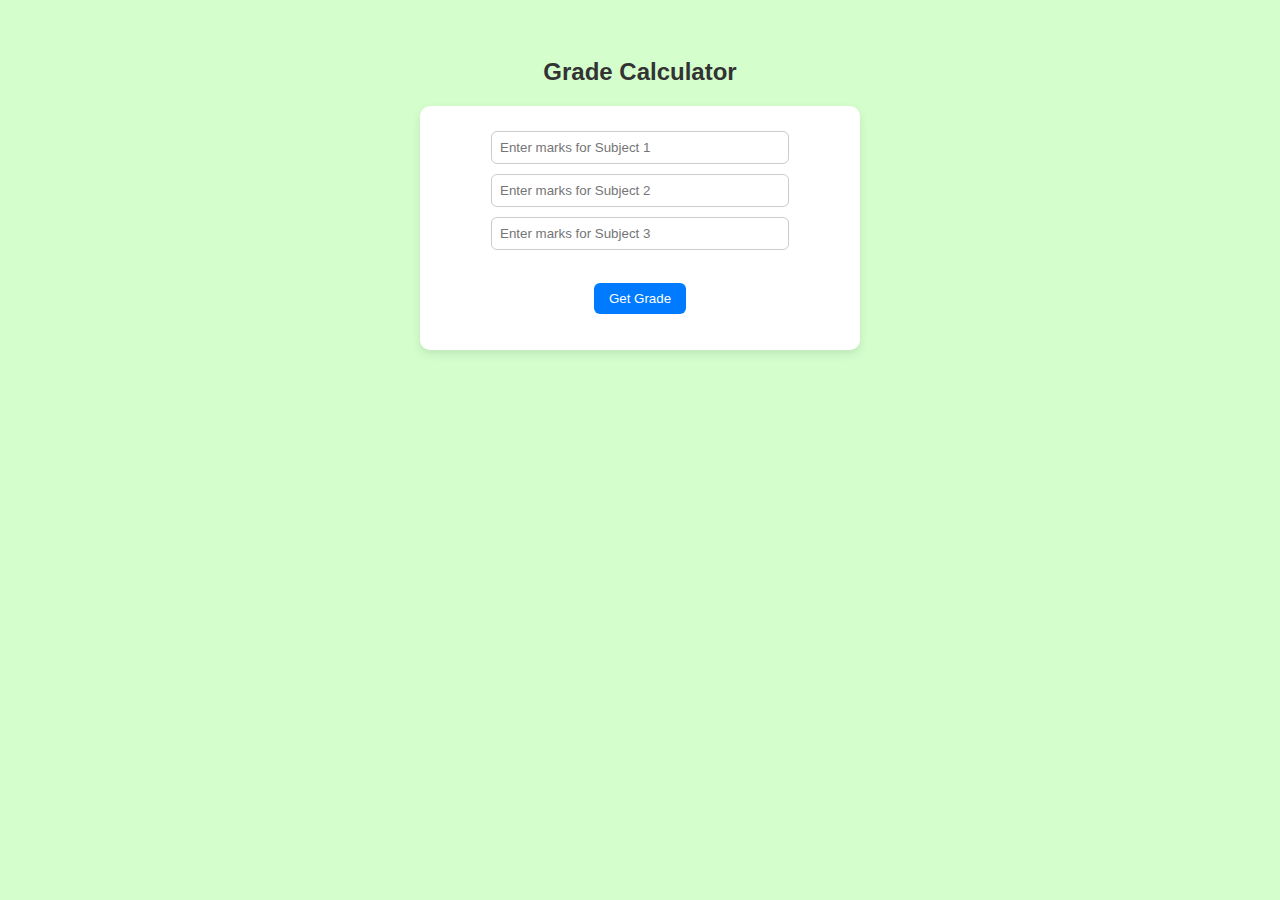
<file: Practical 3/index.html>
<!DOCTYPE html>
<html lang="en">
<head>
  <meta charset="UTF-8">
  <meta name="viewport" content="width=device-width, initial-scale=1.0">
  <title>Grade Calculator</title>
  <style>
    body {
      font-family: Arial, sans-serif;
      text-align: center;
      background-color: #d4ffcc;
      padding: 30px;
    }
    h2 {
      color: #333;
    }
    .box {
      background: white;
      max-width: 400px;
      margin: auto;
      padding: 20px;
      border-radius: 10px;
      box-shadow: 0 4px 10px rgba(0, 0, 0, 0.1);
    }
    input {
      padding: 8px;
      width: 70%;
      margin: 5px 0;
      border: 1px solid #ccc;
      border-radius: 6px;
    }
    button {
      padding: 8px 15px;
      background: #007bff;
      color: white;
      border: none;
      border-radius: 6px;
      cursor: pointer;
      margin-top: 10px;
    }
    
    p {
      font-weight: bold;
      margin-top: 10px;
    }
  </style>
</head>
<body>
  <h2>Grade Calculator</h2>
  <div class="box">
    <input type="number" id="sub1" placeholder="Enter marks for Subject 1">
    <input type="number" id="sub2" placeholder="Enter marks for Subject 2">
    <input type="number" id="sub3" placeholder="Enter marks for Subject 3"><br><br>
        <button onclick="calculateGrade()">Get Grade</button>
    <p id="result"></p>
  </div>

  <script>
    function calculateGrade() {
      let sub1 = parseInt(document.getElementById("sub1").value);
      let sub2 = parseInt(document.getElementById("sub2").value);
      let sub3 = parseInt(document.getElementById("sub3").value);
      let result = document.getElementById("result");

      // Validate input
      if ([sub1, sub2, sub3].some(isNaN) || sub1 < 0 || sub2 < 0 || sub3 < 0) {
        result.textContent = "Please enter valid marks for all subjects!";
        return;
      }

      // Calculate average
      let average = (sub1 + sub2 + sub3) / 3;

      // Determine grade
      let grade;
      if (average >= 50 && average <= 65) {
        grade = "C";
      } else if (average >= 66 && average <= 80) {
        grade = "B";
      } else if (average > 80 && average <= 90) {
        grade = "A";
      } else if (average > 90) {
        grade = "A+";
      } else {
        grade = "Fail";
      }

      result.textContent = `Average Marks: ${average.toFixed(2)} | Grade: ${grade}`;
    }
  </script>
</body>
</html>
</file>
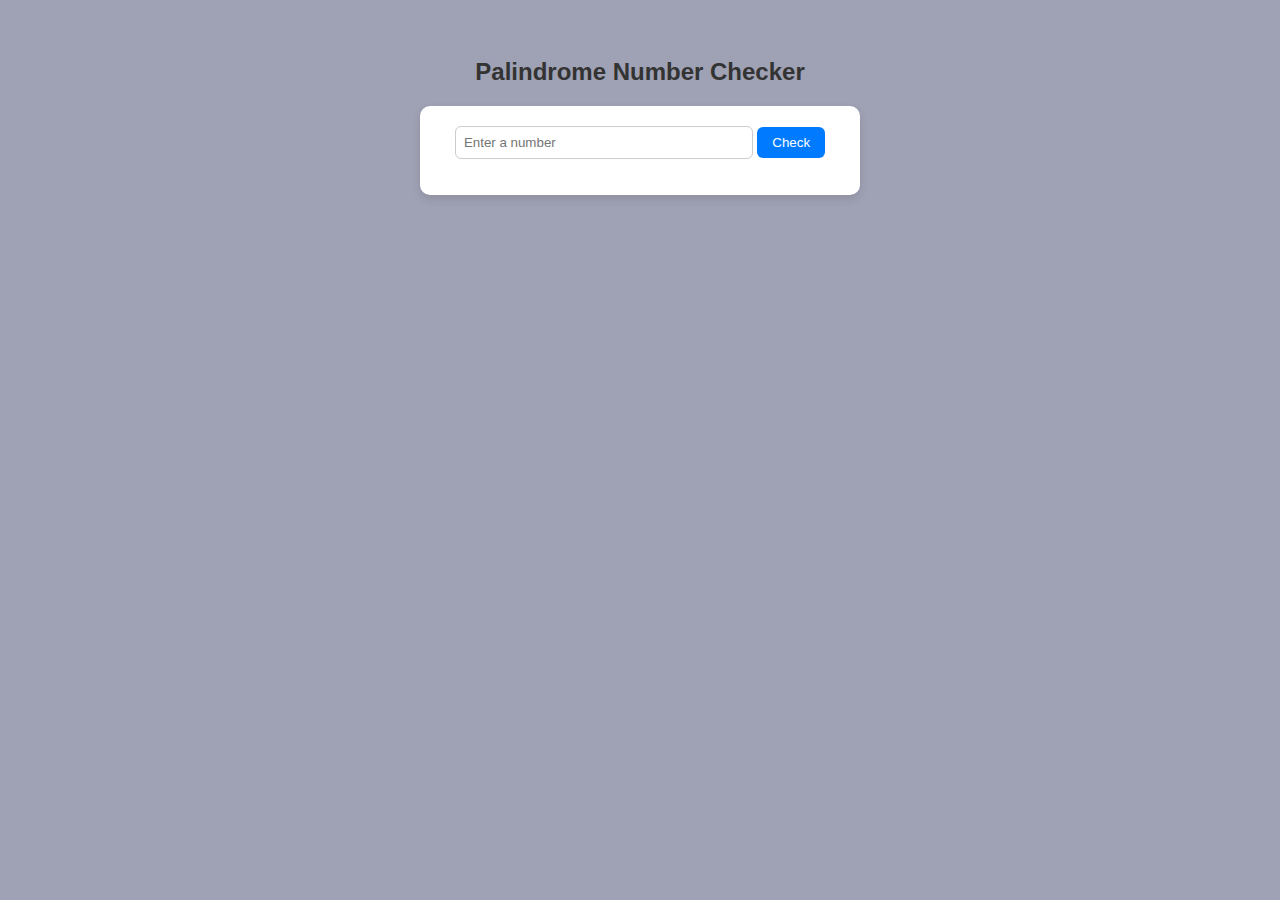
<file: Practical 4/index.html>
<!DOCTYPE html>
<html lang="en">
<head>
  <meta charset="UTF-8">
  <meta name="viewport" content="width=device-width, initial-scale=1.0">
  <title>Number Palindrome Checker</title>
  <style>
    body {
      font-family: Arial, sans-serif;
      text-align: center;
      background-color: #9fa1b4;
      padding: 30px;
    }
    h2 {
      color: #333;
    }
    .box {
      background: white;
      max-width: 400px;
      margin: auto;
      padding: 20px;
      border-radius: 10px;
      box-shadow: 0 4px 10px rgba(0, 0, 0, 0.1);
    }
    input {
      padding: 8px;
      width: 70%;
      border: 1px solid #ccc;
      border-radius: 6px;
    }
    button {
      padding: 8px 15px;
      background: #007bff;
      color: white;
      border: none;
      border-radius: 6px;
      cursor: pointer;
    }
    button:hover {
      background: #0056b3;
    }
    p {
      font-weight: bold;
      margin-top: 10px;
    }
  </style>
</head>
<body>
  <h2>Palindrome Number Checker</h2>
  <div class="box">
    <input type="number" id="num" placeholder="Enter a number">
    <button onclick="checkPalindrome()">Check</button>
    <p id="result"></p>
  </div>

  <script>
    // Function to reverse a number
    function reverseNumber(n) {
      let reversed = 0;
      let temp = n;
      while (temp > 0) {
        let digit = temp % 10;        // extract last digit
        reversed = reversed * 10 + digit; // build reversed number
        temp = Math.floor(temp / 10); // remove last digit
      }
      return reversed;
    }

    // Function to check if number is palindrome
    function checkPalindrome() {
      let num = parseInt(document.getElementById("num").value);
      let result = document.getElementById("result");

      if (isNaN(num)) {
        result.textContent = " Please enter a valid number!";
        return;
      }

      let reversed = reverseNumber(num);

      if (num === reversed) {
        result.textContent = ` ${num} is a Palindrome!`;
      } else {
        result.textContent = ` ${num} is NOT a Palindrome (Reversed: ${reversed}).`;
      }
    }
  </script>
</body>
</html>
</file>
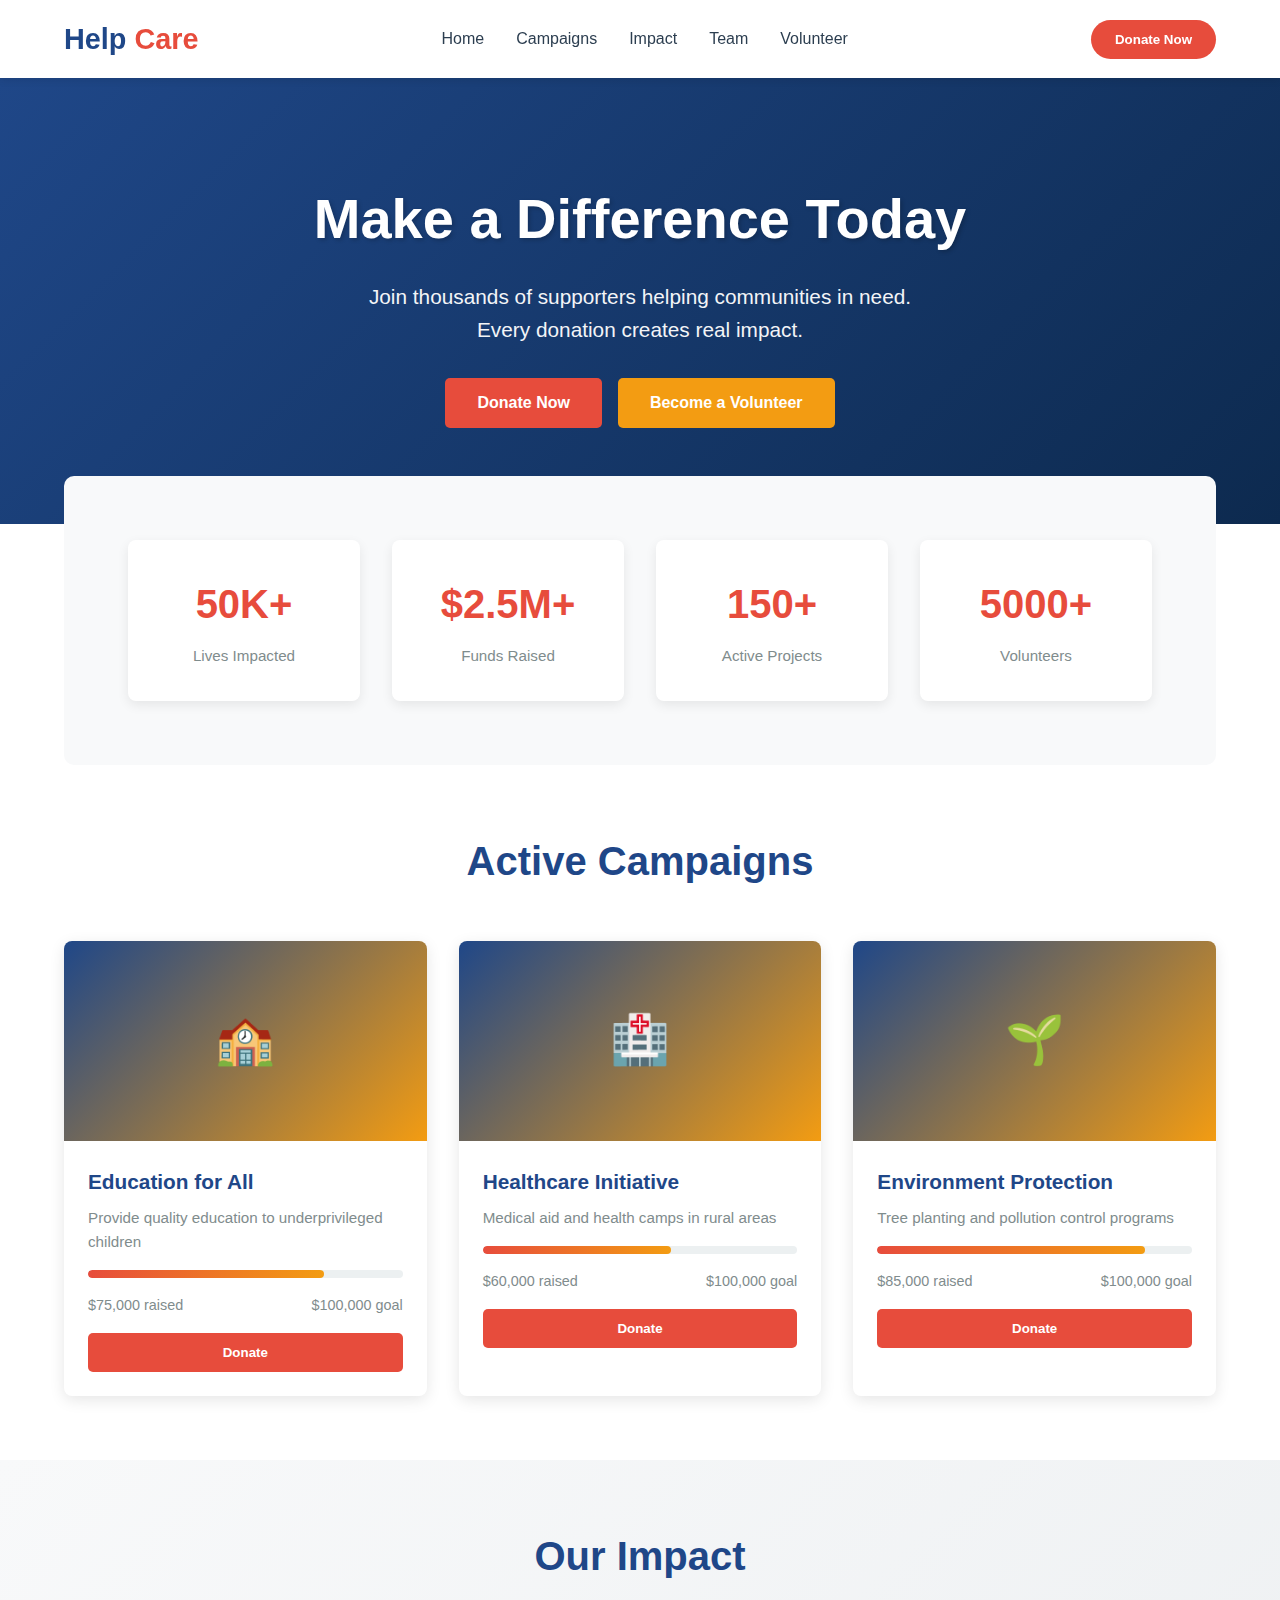
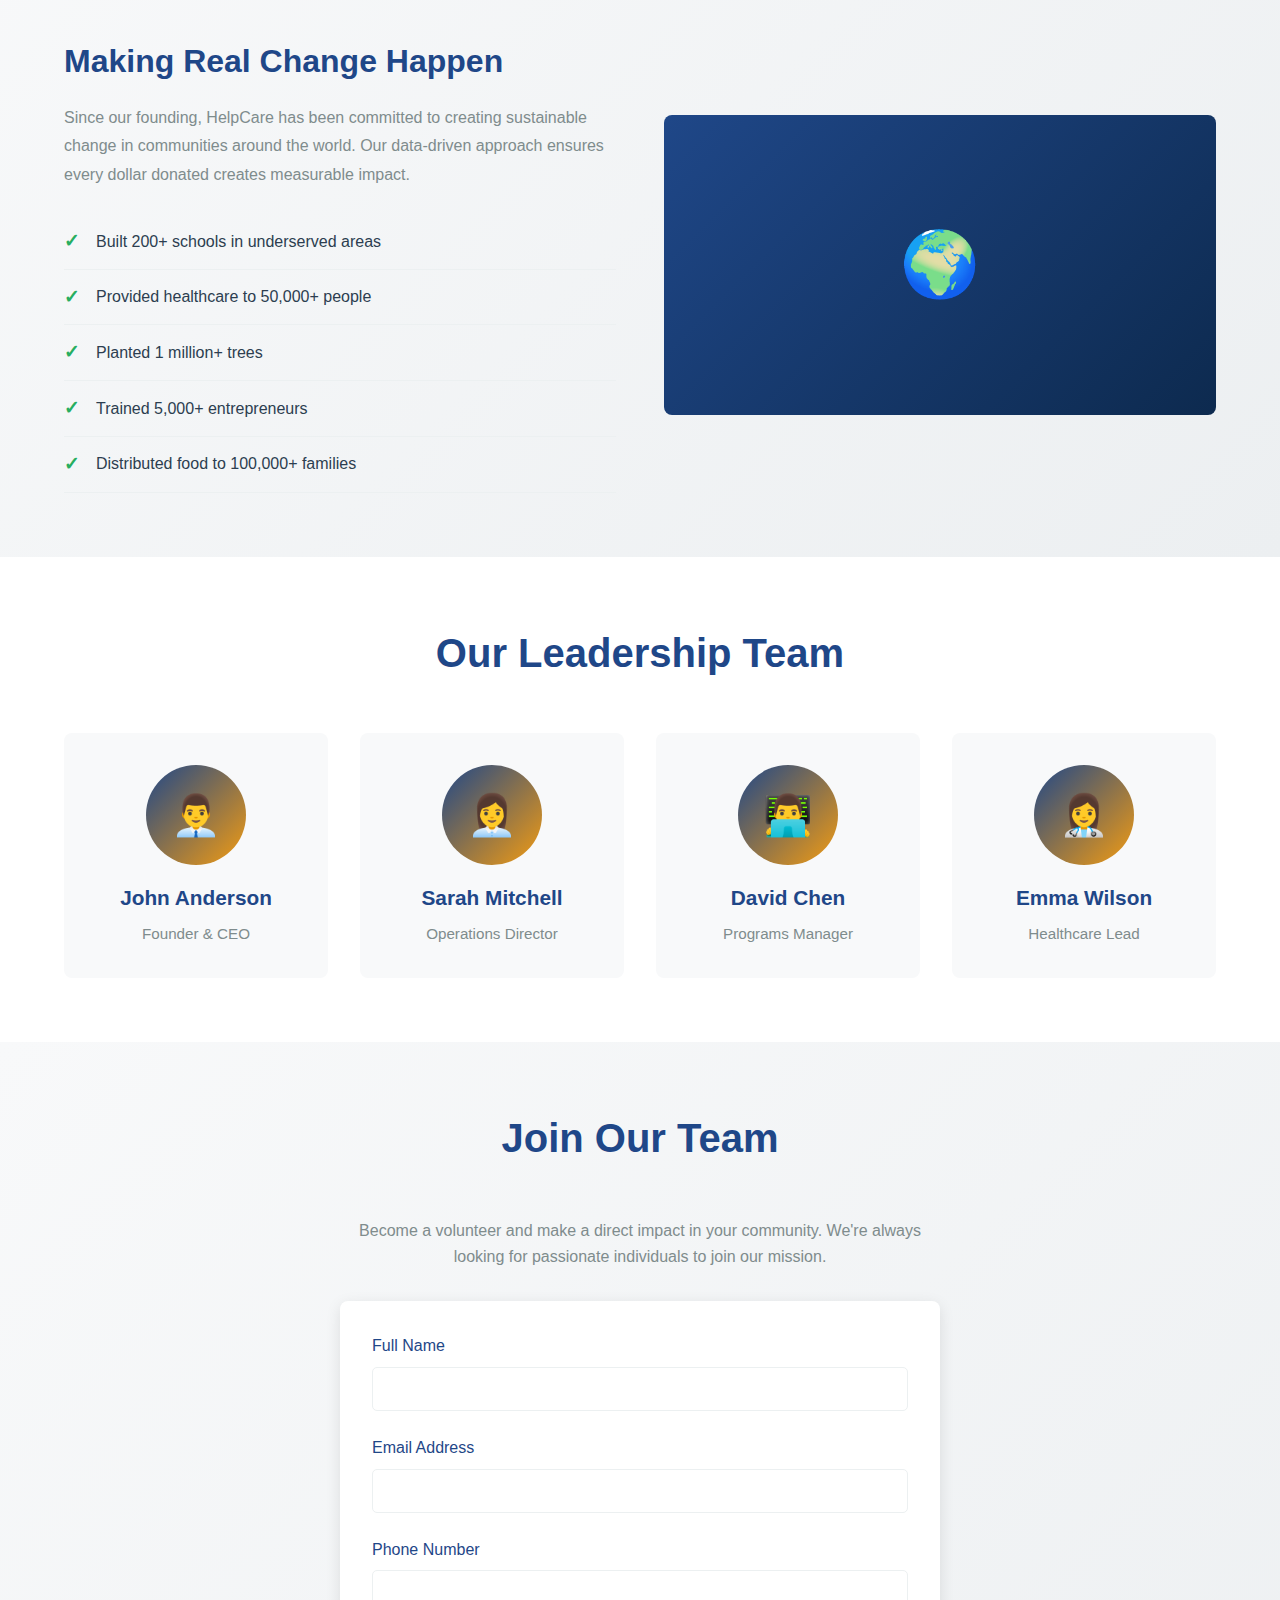
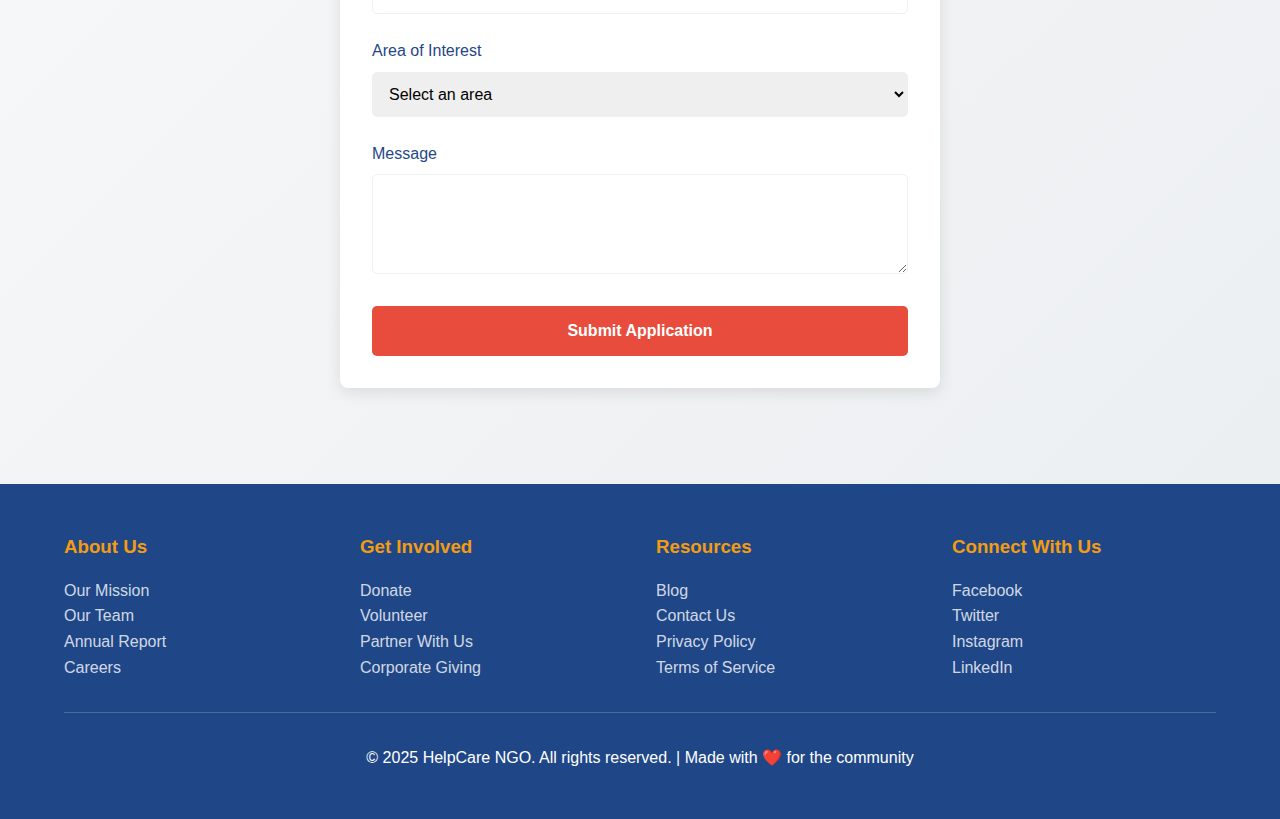
<file: Mini Project/mini project.html>
<!DOCTYPE html>
<html lang="en">
<head>
    <meta charset="UTF-8">
    <meta name="viewport" content="width=device-width, initial-scale=1.0">
    <title>HelpCare - NGO Donation & Charity Management</title>
    <style>
        * {
            margin: 0;
            padding: 0;
            box-sizing: border-box;
        }

        :root {
            --primary-color: #1F4788;
            --secondary-color: #E74C3C;
            --accent-color: #F39C12;
            --light-bg: #F8F9FA;
            --text-dark: #2C3E50;
            --text-light: #7F8C8D;
            --white: #FFFFFF;
            --border-color: #ECF0F1;
            --success-color: #27AE60;
        }

        body {
            font-family: 'Segoe UI', Tahoma, Geneva, Verdana, sans-serif;
            line-height: 1.6;
            color: var(--text-dark);
            background-color: var(--white);
        }

        /* Navigation */
        header {
            background-color: var(--white);
            box-shadow: 0 2px 8px rgba(0,0,0,0.1);
            position: sticky;
            top: 0;
            z-index: 100;
        }

        nav {
            display: flex;
            justify-content: space-between;
            align-items: center;
            padding: 1rem 5%;
            max-width: 1400px;
            margin: 0 auto;
            width: 100%;
        }

        .logo {
            font-size: 1.8rem;
            font-weight: bold;
            color: var(--primary-color);
            display: flex;
            align-items: center;
            gap: 0.5rem;
        }

        .logo span {
            color: var(--secondary-color);
        }

        nav ul {
            display: flex;
            list-style: none;
            gap: 2rem;
        }

        nav a {
            text-decoration: none;
            color: var(--text-dark);
            font-weight: 500;
            transition: color 0.3s;
        }

        nav a:hover {
            color: var(--secondary-color);
        }

        .donate-btn {
            background-color: var(--secondary-color);
            color: var(--white);
            padding: 0.75rem 1.5rem;
            border-radius: 25px;
            border: none;
            cursor: pointer;
            font-weight: bold;
            transition: background-color 0.3s;
        }

        .donate-btn:hover {
            background-color: #C0392B;
        }

        /* Hero Section */
        .hero {
            background: linear-gradient(135deg, var(--primary-color) 0%, #0D2A4F 100%);
            color: var(--white);
            padding: 6rem 5%;
            text-align: center;
            max-width: 100%;
        }

        .hero h1 {
            font-size: 3.5rem;
            margin-bottom: 1rem;
            text-shadow: 2px 2px 4px rgba(0,0,0,0.2);
        }

        .hero p {
            font-size: 1.3rem;
            margin-bottom: 2rem;
            opacity: 0.95;
            max-width: 600px;
            margin-left: auto;
            margin-right: auto;
        }

        .hero-buttons {
            display: flex;
            gap: 1rem;
            justify-content: center;
            flex-wrap: wrap;
        }

        .btn {
            padding: 1rem 2rem;
            border-radius: 5px;
            border: none;
            cursor: pointer;
            font-weight: bold;
            font-size: 1rem;
            transition: all 0.3s;
        }

        .btn-primary {
            background-color: var(--secondary-color);
            color: var(--white);
        }

        .btn-primary:hover {
            background-color: #C0392B;
            transform: translateY(-2px);
            box-shadow: 0 5px 15px rgba(231, 76, 60, 0.3);
        }

        .btn-secondary {
            background-color: var(--accent-color);
            color: var(--white);
        }

        .btn-secondary:hover {
            background-color: #D68910;
            transform: translateY(-2px);
            box-shadow: 0 5px 15px rgba(243, 156, 18, 0.3);
        }

        /* Stats Section */
        .stats {
            display: grid;
            grid-template-columns: repeat(auto-fit, minmax(200px, 1fr));
            gap: 2rem;
            padding: 4rem 5%;
            background-color: var(--light-bg);
            max-width: 1400px;
            margin: -3rem auto 0;
            position: relative;
            z-index: 10;
            border-radius: 10px;
            margin-left: 5%;
            margin-right: 5%;
        }

        .stat-card {
            background-color: var(--white);
            padding: 2rem;
            border-radius: 8px;
            text-align: center;
            box-shadow: 0 4px 12px rgba(0,0,0,0.08);
            transition: transform 0.3s;
        }

        .stat-card:hover {
            transform: translateY(-5px);
        }

        .stat-number {
            font-size: 2.5rem;
            color: var(--secondary-color);
            font-weight: bold;
            margin-bottom: 0.5rem;
        }

        .stat-label {
            color: var(--text-light);
            font-size: 0.95rem;
        }

        /* Campaigns Section */
        .campaigns {
            padding: 4rem 5%;
            background-color: var(--white);
        }

        .section-title {
            font-size: 2.5rem;
            text-align: center;
            margin-bottom: 3rem;
            color: var(--primary-color);
        }

        .campaigns-grid {
            display: grid;
            grid-template-columns: repeat(auto-fit, minmax(300px, 1fr));
            gap: 2rem;
            max-width: 1200px;
            margin: 0 auto;
        }

        .campaign-card {
            background-color: var(--white);
            border-radius: 8px;
            overflow: hidden;
            box-shadow: 0 4px 15px rgba(0,0,0,0.1);
            transition: transform 0.3s, box-shadow 0.3s;
        }

        .campaign-card:hover {
            transform: translateY(-5px);
            box-shadow: 0 8px 25px rgba(0,0,0,0.15);
        }

        .campaign-image {
            width: 100%;
            height: 200px;
            background: linear-gradient(135deg, var(--primary-color), var(--accent-color));
            display: flex;
            align-items: center;
            justify-content: center;
            color: var(--white);
            font-size: 3rem;
        }

        .campaign-content {
            padding: 1.5rem;
        }

        .campaign-title {
            font-size: 1.3rem;
            font-weight: bold;
            margin-bottom: 0.5rem;
            color: var(--primary-color);
        }

        .campaign-desc {
            font-size: 0.95rem;
            color: var(--text-light);
            margin-bottom: 1rem;
        }

        .progress-bar {
            width: 100%;
            height: 8px;
            background-color: var(--border-color);
            border-radius: 4px;
            margin-bottom: 1rem;
            overflow: hidden;
        }

        .progress-fill {
            height: 100%;
            background: linear-gradient(90deg, var(--secondary-color), var(--accent-color));
            border-radius: 4px;
            transition: width 0.3s;
        }

        .campaign-stats {
            display: flex;
            justify-content: space-between;
            font-size: 0.9rem;
            color: var(--text-light);
            margin-bottom: 1rem;
        }

        .donate-campaign-btn {
            width: 100%;
            background-color: var(--secondary-color);
            color: var(--white);
            padding: 0.75rem;
            border: none;
            border-radius: 5px;
            cursor: pointer;
            font-weight: bold;
            transition: background-color 0.3s;
        }

        .donate-campaign-btn:hover {
            background-color: #C0392B;
        }

        /* Impact Section */
        .impact {
            padding: 4rem 5%;
            background: linear-gradient(135deg, #F8F9FA 0%, #ECEFF1 100%);
        }

        .impact-content {
            max-width: 1200px;
            margin: 0 auto;
            display: grid;
            grid-template-columns: 1fr 1fr;
            gap: 3rem;
            align-items: center;
        }

        .impact-text h3 {
            color: var(--primary-color);
            font-size: 2rem;
            margin-bottom: 1rem;
        }

        .impact-text p {
            color: var(--text-light);
            margin-bottom: 1.5rem;
            line-height: 1.8;
        }

        .impact-list {
            list-style: none;
        }

        .impact-list li {
            padding: 0.75rem 0;
            color: var(--text-dark);
            border-bottom: 1px solid var(--border-color);
            display: flex;
            align-items: center;
        }

        .impact-list li:before {
            content: "✓";
            color: var(--success-color);
            font-weight: bold;
            margin-right: 1rem;
            font-size: 1.2rem;
        }

        .impact-image {
            background: linear-gradient(135deg, var(--primary-color), #0D2A4F);
            border-radius: 8px;
            height: 300px;
            display: flex;
            align-items: center;
            justify-content: center;
            font-size: 4rem;
            color: var(--accent-color);
        }

        /* Team Section */
        .team {
            padding: 4rem 5%;
            background-color: var(--white);
        }

        .team-grid {
            display: grid;
            grid-template-columns: repeat(auto-fit, minmax(250px, 1fr));
            gap: 2rem;
            max-width: 1200px;
            margin: 0 auto;
        }

        .team-member {
            text-align: center;
            background-color: var(--light-bg);
            padding: 2rem;
            border-radius: 8px;
            transition: transform 0.3s;
        }

        .team-member:hover {
            transform: translateY(-5px);
        }

        .member-avatar {
            width: 100px;
            height: 100px;
            border-radius: 50%;
            background: linear-gradient(135deg, var(--primary-color), var(--accent-color));
            margin: 0 auto 1rem;
            display: flex;
            align-items: center;
            justify-content: center;
            color: var(--white);
            font-size: 2.5rem;
        }

        .member-name {
            font-size: 1.3rem;
            font-weight: bold;
            color: var(--primary-color);
            margin-bottom: 0.5rem;
        }

        .member-role {
            color: var(--text-light);
            font-size: 0.95rem;
        }

        /* Volunteers Section */
        .volunteers {
            padding: 4rem 5%;
            background: linear-gradient(135deg, #F8F9FA 0%, #ECEFF1 100%);
        }

        .volunteer-form {
            max-width: 600px;
            margin: 2rem auto;
            background-color: var(--white);
            padding: 2rem;
            border-radius: 8px;
            box-shadow: 0 4px 15px rgba(0,0,0,0.1);
        }

        .form-group {
            margin-bottom: 1.5rem;
        }

        label {
            display: block;
            margin-bottom: 0.5rem;
            color: var(--primary-color);
            font-weight: 500;
        }

        input, textarea, select {
            width: 100%;
            padding: 0.75rem;
            border: 1px solid var(--border-color);
            border-radius: 5px;
            font-family: inherit;
            font-size: 1rem;
            transition: border-color 0.3s;
        }

        input:focus, textarea:focus, select:focus {
            outline: none;
            border-color: var(--secondary-color);
            box-shadow: 0 0 5px rgba(231, 76, 60, 0.2);
        }

        textarea {
            resize: vertical;
            min-height: 100px;
        }

        .form-submit {
            width: 100%;
            padding: 1rem;
            background-color: var(--secondary-color);
            color: var(--white);
            border: none;
            border-radius: 5px;
            font-weight: bold;
            cursor: pointer;
            transition: background-color 0.3s;
            font-size: 1rem;
        }

        .form-submit:hover {
            background-color: #C0392B;
        }

        /* Donation Modal */
        .modal {
            display: none;
            position: fixed;
            z-index: 1000;
            left: 0;
            top: 0;
            width: 100%;
            height: 100%;
            background-color: rgba(0,0,0,0.5);
            animation: fadeIn 0.3s;
        }

        @keyframes fadeIn {
            from { opacity: 0; }
            to { opacity: 1; }
        }

        .modal-content {
            background-color: var(--white);
            margin: 5% auto;
            padding: 2rem;
            border-radius: 8px;
            width: 90%;
            max-width: 500px;
            animation: slideIn 0.3s;
        }

        @keyframes slideIn {
            from { transform: translateY(-50px); opacity: 0; }
            to { transform: translateY(0); opacity: 1; }
        }

        .close {
            color: var(--text-light);
            float: right;
            font-size: 2rem;
            font-weight: bold;
            cursor: pointer;
            transition: color 0.3s;
        }

        .close:hover {
            color: var(--primary-color);
        }

        .modal h2 {
            color: var(--primary-color);
            margin-bottom: 1.5rem;
            margin-top: 0;
        }

        .amount-buttons {
            display: grid;
            grid-template-columns: repeat(2, 1fr);
            gap: 1rem;
            margin-bottom: 1.5rem;
        }

        .amount-btn {
            padding: 1rem;
            border: 2px solid var(--border-color);
            background-color: var(--white);
            border-radius: 5px;
            cursor: pointer;
            font-weight: bold;
            color: var(--text-dark);
            transition: all 0.3s;
        }

        .amount-btn.active, .amount-btn:hover {
            border-color: var(--secondary-color);
            background-color: var(--secondary-color);
            color: var(--white);
        }

        /* Footer */
        footer {
            background-color: var(--primary-color);
            color: var(--white);
            padding: 3rem 5%;
            text-align: center;
        }

        .footer-content {
            display: grid;
            grid-template-columns: repeat(auto-fit, minmax(200px, 1fr));
            gap: 2rem;
            max-width: 1200px;
            margin: 0 auto 2rem;
            text-align: left;
        }

        .footer-section h3 {
            margin-bottom: 1rem;
            color: var(--accent-color);
        }

        .footer-section ul {
            list-style: none;
        }

        .footer-section a {
            color: rgba(255,255,255,0.8);
            text-decoration: none;
            transition: color 0.3s;
        }

        .footer-section a:hover {
            color: var(--accent-color);
        }

        .footer-bottom {
            border-top: 1px solid rgba(255,255,255,0.2);
            padding-top: 2rem;
        }

        /* Success Message */
        .success-message {
            display: none;
            position: fixed;
            top: 20px;
            right: 20px;
            background-color: var(--success-color);
            color: var(--white);
            padding: 1rem 1.5rem;
            border-radius: 5px;
            box-shadow: 0 4px 12px rgba(0,0,0,0.15);
            animation: slideInRight 0.3s;
            z-index: 2000;
        }

        @keyframes slideInRight {
            from { transform: translateX(400px); }
            to { transform: translateX(0); }
        }

        /* Responsive Design */
        @media (max-width: 768px) {
            nav ul {
                display: none;
            }

            .hero h1 {
                font-size: 2rem;
            }

            .hero p {
                font-size: 1rem;
            }

            .stats {
                grid-template-columns: 1fr;
            }

            .impact-content {
                grid-template-columns: 1fr;
            }

            .impact-image {
                height: 200px;
            }

            .hero-buttons {
                flex-direction: column;
            }

            .btn {
                width: 100%;
            }

            .modal-content {
                width: 95%;
                margin: 20% auto;
            }
        }
    </style>
</head>
<body>
    <!-- Navigation -->
    <header>
        <nav>
            <div class="logo">Help<span>Care</span></div>
            <ul>
                <li><a href="#home">Home</a></li>
                <li><a href="#campaigns">Campaigns</a></li>
                <li><a href="#impact">Impact</a></li>
                <li><a href="#team">Team</a></li>
                <li><a href="#volunteers">Volunteer</a></li>
            </ul>
            <button class="donate-btn" onclick="openDonationModal()">Donate Now</button>
        </nav>
    </header>

    <!-- Hero Section -->
    <section class="hero" id="home">
        <h1>Make a Difference Today</h1>
        <p>Join thousands of supporters helping communities in need. Every donation creates real impact.</p>
        <div class="hero-buttons">
            <button class="btn btn-primary" onclick="openDonationModal()">Donate Now</button>
            <button class="btn btn-secondary" onclick="document.getElementById('volunteers').scrollIntoView({behavior: 'smooth'})">Become a Volunteer</button>
        </div>
    </section>

    <!-- Statistics -->
    <section class="stats">
        <div class="stat-card">
            <div class="stat-number">50K+</div>
            <div class="stat-label">Lives Impacted</div>
        </div>
        <div class="stat-card">
            <div class="stat-number">$2.5M+</div>
            <div class="stat-label">Funds Raised</div>
        </div>
        <div class="stat-card">
            <div class="stat-number">150+</div>
            <div class="stat-label">Active Projects</div>
        </div>
        <div class="stat-card">
            <div class="stat-number">5000+</div>
            <div class="stat-label">Volunteers</div>
        </div>
    </section>

    <!-- Campaigns -->
    <section class="campaigns" id="campaigns">
        <h2 class="section-title">Active Campaigns</h2>
        <div class="campaigns-grid">
            <div class="campaign-card">
                <div class="campaign-image">🏫</div>
                <div class="campaign-content">
                    <div class="campaign-title">Education for All</div>
                    <p class="campaign-desc">Provide quality education to underprivileged children</p>
                    <div class="progress-bar">
                        <div class="progress-fill" style="width: 75%"></div>
                    </div>
                    <div class="campaign-stats">
                        <span>$75,000 raised</span>
                        <span>$100,000 goal</span>
                    </div>
                    <button class="donate-campaign-btn" onclick="openDonationModal()">Donate</button>
                </div>
            </div>

            <div class="campaign-card">
                <div class="campaign-image">🏥</div>
                <div class="campaign-content">
                    <div class="campaign-title">Healthcare Initiative</div>
                    <p class="campaign-desc">Medical aid and health camps in rural areas</p>
                    <div class="progress-bar">
                        <div class="progress-fill" style="width: 60%"></div>
                    </div>
                    <div class="campaign-stats">
                        <span>$60,000 raised</span>
                        <span>$100,000 goal</span>
                    </div>
                    <button class="donate-campaign-btn" onclick="openDonationModal()">Donate</button>
                </div>
            </div>

            <div class="campaign-card">
                <div class="campaign-image">🌱</div>
                <div class="campaign-content">
                    <div class="campaign-title">Environment Protection</div>
                    <p class="campaign-desc">Tree planting and pollution control programs</p>
                    <div class="progress-bar">
                        <div class="progress-fill" style="width: 85%"></div>
                    </div>
                    <div class="campaign-stats">
                        <span>$85,000 raised</span>
                        <span>$100,000 goal</span>
                    </div>
                    <button class="donate-campaign-btn" onclick="openDonationModal()">Donate</button>
                </div>
            </div>
        </div>
    </section>

    <!-- Impact Section -->
    <section class="impact" id="impact">
        <h2 class="section-title">Our Impact</h2>
        <div class="impact-content">
            <div class="impact-text">
                <h3>Making Real Change Happen</h3>
                <p>Since our founding, HelpCare has been committed to creating sustainable change in communities around the world. Our data-driven approach ensures every dollar donated creates measurable impact.</p>
                <ul class="impact-list">
                    <li>Built 200+ schools in underserved areas</li>
                    <li>Provided healthcare to 50,000+ people</li>
                    <li>Planted 1 million+ trees</li>
                    <li>Trained 5,000+ entrepreneurs</li>
                    <li>Distributed food to 100,000+ families</li>
                </ul>
            </div>
            <div class="impact-image">
                🌍
            </div>
        </div>
    </section>

    <!-- Team Section -->
    <section class="team" id="team">
        <h2 class="section-title">Our Leadership Team</h2>
        <div class="team-grid">
            <div class="team-member">
                <div class="member-avatar">👨‍💼</div>
                <div class="member-name">John Anderson</div>
                <div class="member-role">Founder & CEO</div>
            </div>
            <div class="team-member">
                <div class="member-avatar">👩‍💼</div>
                <div class="member-name">Sarah Mitchell</div>
                <div class="member-role">Operations Director</div>
            </div>
            <div class="team-member">
                <div class="member-avatar">👨‍💻</div>
                <div class="member-name">David Chen</div>
                <div class="member-role">Programs Manager</div>
            </div>
            <div class="team-member">
                <div class="member-avatar">👩‍⚕️</div>
                <div class="member-name">Emma Wilson</div>
                <div class="member-role">Healthcare Lead</div>
            </div>
        </div>
    </section>

    <!-- Volunteers Section -->
    <section class="volunteers" id="volunteers">
        <h2 class="section-title">Join Our Team</h2>
        <p style="text-align: center; color: var(--text-light); margin-bottom: 1rem; max-width: 600px; margin-left: auto; margin-right: auto;">
            Become a volunteer and make a direct impact in your community. We're always looking for passionate individuals to join our mission.
        </p>
        <form class="volunteer-form" onsubmit="handleVolunteerSubmit(event)">
            <div class="form-group">
                <label for="vname">Full Name</label>
                <input type="text" id="vname" name="name" required>
            </div>
            <div class="form-group">
                <label for="vemail">Email Address</label>
                <input type="email" id="vemail" name="email" required>
            </div>
            <div class="form-group">
                <label for="vphone">Phone Number</label>
                <input type="tel" id="vphone" name="phone" required>
            </div>
            <div class="form-group">
                <label for="vinterest">Area of Interest</label>
                <select id="vinterest" name="interest" required>
                    <option value="">Select an area</option>
                    <option value="education">Education</option>
                    <option value="healthcare">Healthcare</option>
                    <option value="environment">Environment</option>
                    <option value="skills">Skills Training</option>
                    <option value="other">Other</option>
                </select>
            </div>
            <div class="form-group">
                <label for="vmessage">Message</label>
                <textarea id="vmessage" name="message" required></textarea>
            </div>
            <button type="submit" class="form-submit">Submit Application</button>
        </form>
    </section>

    <!-- Donation Modal -->
    <div id="donationModal" class="modal">
        <div class="modal-content">
            <span class="close" onclick="closeDonationModal()">&times;</span>
            <h2>Make a Donation</h2>
            <p style="color: var(--text-light); margin-bottom: 1.5rem;">Choose an amount or enter a custom amount</p>
            
            <div class="amount-buttons">
                <button class="amount-btn" onclick="selectAmount(50, this)">$50</button>
                <button class="amount-btn" onclick="selectAmount(100, this)">$100</button>
                <button class="amount-btn" onclick="selectAmount(250, this)">$250</button>
                <button class="amount-btn" onclick="selectAmount(500, this)">$500</button>
            </div>

            <div class="form-group">
                <label for="customAmount">Custom Amount</label>
                <input type="number" id="customAmount" placeholder="Enter amount in USD" min="1">
            </div>

            <div class="form-group">
                <label for="donorName">Full Name</label>
                <input type="text" id="donorName" placeholder="Your name" required>
            </div>

            <div class="form-group">
                <label for="donorEmail">Email Address</label>
                <input type="email" id="donorEmail" placeholder="Your email" required>
            </div>

            <div class="form-group">
                <label for="message">Message (Optional)</label>
                <textarea id="message" placeholder="Why are you donating?" style="min-height: 80px;"></textarea>
            </div>

            <button class="form-submit" onclick="processDonation()">Donate Now</button>
        </div>
    </div>

    <!-- Success Message -->
    <div class="success-message" id="successMessage">
        ✓ Thank you for your donation! Your generosity will create real impact.
    </div>

    <!-- Footer -->
    <footer>
        <div class="footer-content">
            <div class="footer-section">
                <h3>About Us</h3>
                <ul>
                    <li><a href="#">Our Mission</a></li>
                    <li><a href="#">Our Team</a></li>
                    <li><a href="#">Annual Report</a></li>
                    <li><a href="#">Careers</a></li>
                </ul>
            </div>
            <div class="footer-section">
                <h3>Get Involved</h3>
                <ul>
                    <li><a href="#">Donate</a></li>
                    <li><a href="#">Volunteer</a></li>
                    <li><a href="#">Partner With Us</a></li>
                    <li><a href="#">Corporate Giving</a></li>
                </ul>
            </div>
            <div class="footer-section">
                <h3>Resources</h3>
                <ul>
                    <li><a href="#">Blog</a></li>
                    <li><a href="#">Contact Us</a></li>
                    <li><a href="#">Privacy Policy</a></li>
                    <li><a href="#">Terms of Service</a></li>
                </ul>
            </div>
            <div class="footer-section">
                <h3>Connect With Us</h3>
                <ul>
                    <li><a href="#">Facebook</a></li>
                    <li><a href="#">Twitter</a></li>
                    <li><a href="#">Instagram</a></li>
                    <li><a href="#">LinkedIn</a></li>
                </ul>
            </div>
        </div>
        <div class="footer-bottom">
            <p>&copy; 2025 HelpCare NGO. All rights reserved. | Made with ❤️ for the community</p>
        </div>
    </footer>

    <script>
        // Donation Modal Functions
        function openDonationModal() {
            document.getElementById('donationModal').style.display = 'block';
            document.body.style.overflow = 'hidden';
        }

        function closeDonationModal() {
            document.getElementById('donationModal').style.display = 'none';
            document.body.style.overflow = 'auto';
            resetDonationForm();
        }

        function selectAmount(amount, button) {
            // Remove active class from all buttons
            document.querySelectorAll('.amount-btn').forEach(btn => {
                btn.classList.remove('active');
            });
            // Add active class to clicked button
            button.classList.add('active');
            // Set the custom amount field
            document.getElementById('customAmount').value = amount;
        }

        function processDonation() {
            const amount = document.getElementById('customAmount').value;
            const name = document.getElementById('donorName').value;
            const email = document.getElementById('donorEmail').value;

            if (!amount || amount <= 0) {
                alert('Please select or enter a donation amount');
                return;
            }

            if (!name || !email) {
                alert('Please fill in your name and email');
                return;
            }

            // Store donation data (in real app, this would go to backend)
            const donation = {
                amount: amount,
                name: name,
                email: email,
                date: new Date().toLocaleDateString(),
                message: document.getElementById('message').value
            };

            console.log('Donation processed:', donation);

            // Show success message
            showSuccessMessage();

            // Close modal
            closeDonationModal();

            // In a real application, you would send this data to your backend server
            // fetch('/api/donations', {
            //     method: 'POST',
            //     headers: { 'Content-Type': 'application/json' },
            //     body: JSON.stringify(donation)
            // })
        }

        function resetDonationForm() {
            document.getElementById('customAmount').value = '';
            document.getElementById('donorName').value = '';
            document.getElementById('donorEmail').value = '';
            document.getElementById('message').value = '';
            document.querySelectorAll('.amount-btn').forEach(btn => {
                btn.classList.remove('active');
            });
        }

        function handleVolunteerSubmit(event) {
            event.preventDefault();

            const formData = {
                name: document.getElementById('vname').value,
                email: document.getElementById('vemail').value,
                phone: document.getElementById('vphone').value,
                interest: document.getElementById('vinterest').value,
                message: document.getElementById('vmessage').value,
                date: new Date().toLocaleDateString()
            };

            console.log('Volunteer application submitted:', formData);

            showSuccessMessage('Volunteer application submitted! We will contact you soon.');

            event.target.reset();

            // In a real application, you would send this data to your backend server
            // fetch('/api/volunteers', {
            //     method: 'POST',
            //     headers: { 'Content-Type': 'application/json' },
            //     body: JSON.stringify(formData)
            // })
        }

        function showSuccessMessage(customMessage = null) {
            const successMsg = document.getElementById('successMessage');
            if (customMessage) {
                successMsg.textContent = customMessage;
            }
            successMsg.style.display = 'block';

            setTimeout(() => {
                successMsg.style.display = 'none';
            }, 4000);
        }

        // Close modal when clicking outside
        window.onclick = function(event) {
            const modal = document.getElementById('donationModal');
            if (event.target === modal) {
                closeDonationModal();
            }
        }

        // Smooth scrolling for navigation links
        document.querySelectorAll('a[href^="#"]').forEach(anchor => {
            anchor.addEventListener('click', function (e) {
                e.preventDefault();
                const target = document.querySelector(this.getAttribute('href'));
                if (target) {
                    target.scrollIntoView({
                        behavior: 'smooth'
                    });
                }
            });
        });
    </script>
</body>
</html>
</file>
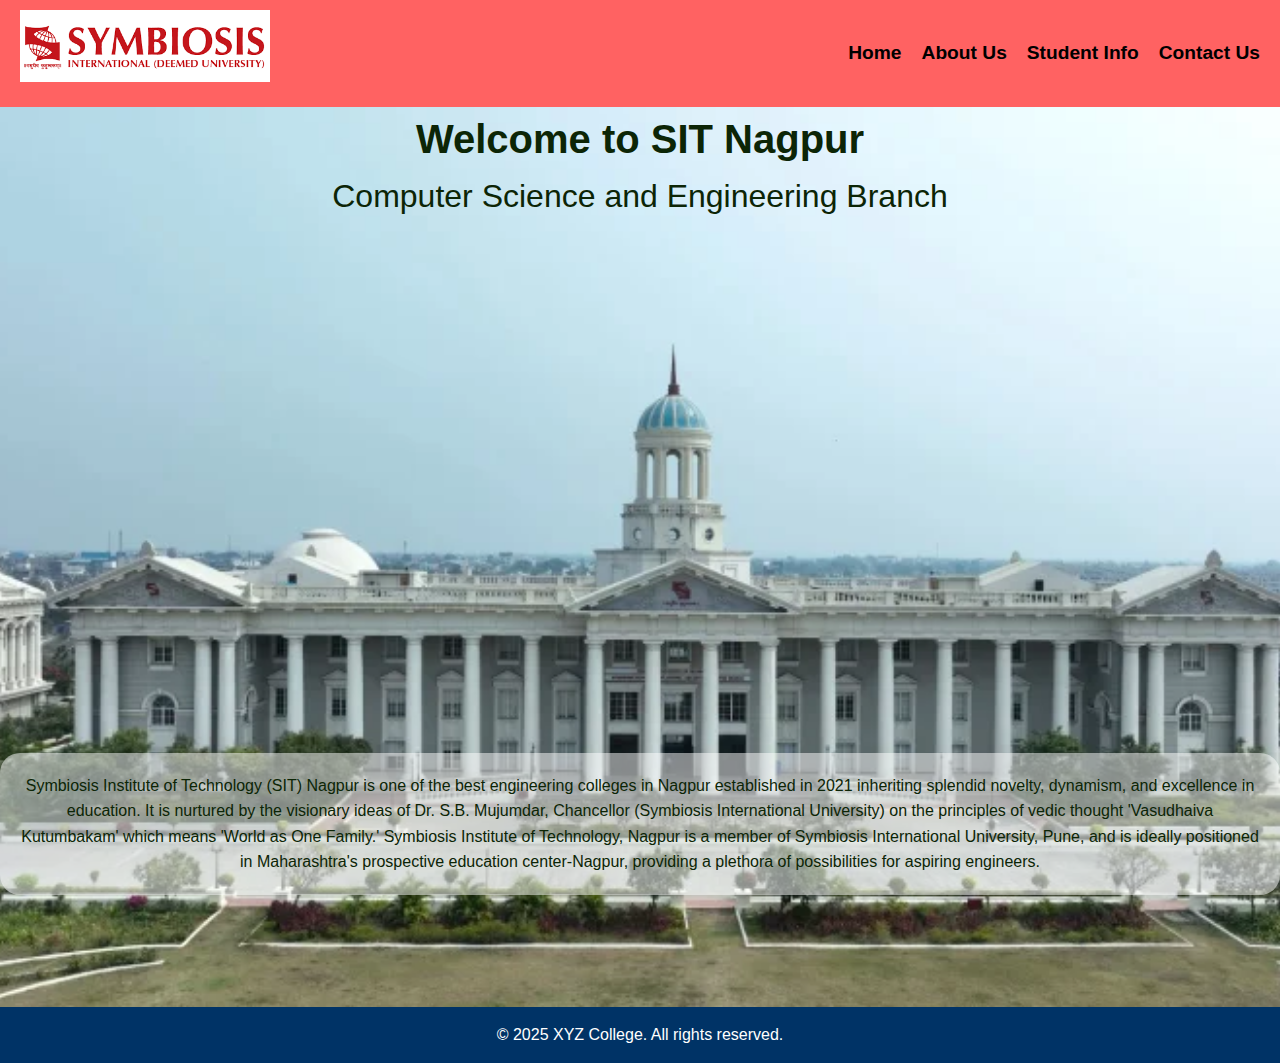
<file: Practical 1/college2.html>
<!DOCTYPE html>
<html lang="en">
<head>
  <meta charset="UTF-8" />
  <meta name="viewport" content="width=device-width, initial-scale=1.0" />
  <title>SIT Nagpur</title>
  <link rel="stylesheet" href="college2.css" />
  <script>
    window.onload = function() {
      alert("Welcome to Sit Nagpur");
    };
  </script>
</head>
<body>
  <header>
    <nav class="navbar">
      <h1 class="logo"><img src="logoimg.png" alt="logo img" width="250" ;></h1>
      <ul class="nav-links">
        <li><a href="#home" >Home</a></li>
        <li><a href="#about" target="_blank">About Us</a></li>
        <li><a href="StudentInfo.html" target="_blank">Student Info</a></li>
        <li><a href="#contact" target="_blank">Contact Us</a></li>
      </ul>
    </nav>
  </header>

  <section id="home" class="hero" >
    <div class="hero-text">
      <h2>Welcome to SIT Nagpur</h2>
      <p>Computer Science and Engineering Branch</p>
      <p1>Symbiosis Institute of Technology (SIT) Nagpur is one of the best engineering colleges in Nagpur established in 2021 inheriting splendid novelty, dynamism, and excellence in education. It is nurtured by the visionary ideas of Dr. S.B. Mujumdar, Chancellor (Symbiosis International University) on the principles of vedic thought 'Vasudhaiva Kutumbakam' which means 'World as One Family.' Symbiosis Institute of Technology, Nagpur is a member of Symbiosis International University, Pune, and is ideally positioned in Maharashtra's prospective education center-Nagpur, providing a plethora of possibilities for aspiring engineers.</p1>
    </div>
  </section>
 
  <footer>
    <p>&copy; 2025 XYZ College. All rights reserved.</p>
  </footer>
</body>
</html>
</file>
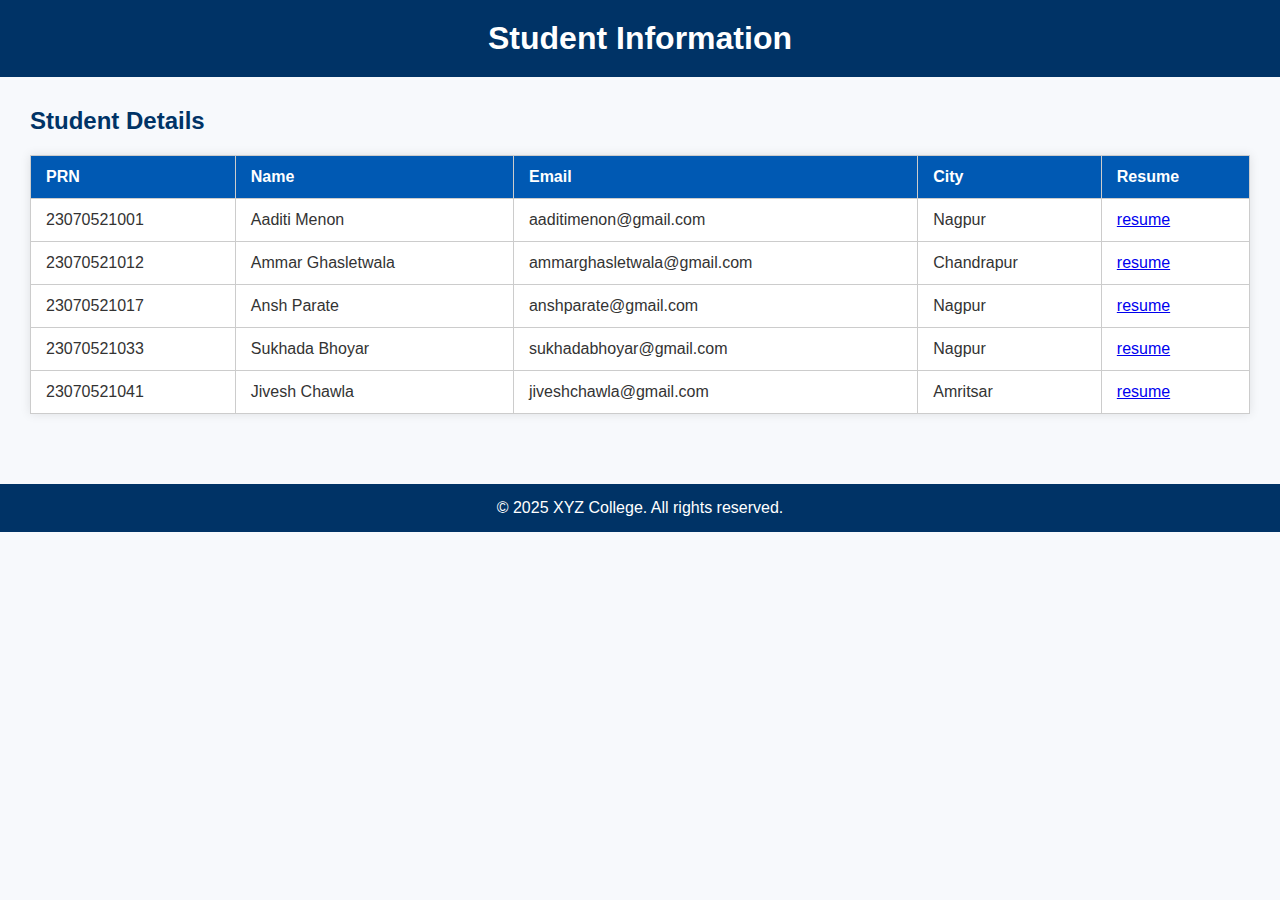
<file: Practical 1/StudentInfo - Copy.html>
<!DOCTYPE html>
<html lang="en">
<head>
  <meta charset="UTF-8">
  <meta name="viewport" content="width=device-width, initial-scale=1">
  <title>Student Info</title>
  <link rel="stylesheet" href="Info.css">
</head>
<body>
  <header>
    <h1> Student Information</h1>
  </header>

  <main>
    <section class="student-table-section">
      <h2>Student Details</h2>
      <table>
        <thead>
          <tr>
            <th>PRN</th>
            <th>Name</th>
            <th>Email</th>
            <th>City</th>
            <th>Resume</th>
          </tr>
        </thead>
        <tbody>
          <tr>
            <td>23070521001</td>
            <td>Aaditi Menon</td>
            <td>aaditimenon@gmail.com</td>
            <td>Nagpur</td>
            <td><a href="Resume[1].pdf" target="blank"> resume </a></td>
          </tr>
          <tr>
            <td>23070521012</td>
            <td>Ammar Ghasletwala</td>
            <td>ammarghasletwala@gmail.com</td>
            <td>Chandrapur</td>
             <td><a href="Resume[1].pdf" target="blank"> resume </a></td>
          </tr>
          <tr>
            <td>23070521017</td>
            <td>Ansh Parate</td>
            <td>anshparate@gmail.com</td>
            <td>Nagpur</td>
             <td><a href="Resume[1].pdf" target="blank"> resume </a></td>
          </tr>
           <tr>
            <td>23070521033</td>
            <td>Sukhada Bhoyar</td>
            <td>sukhadabhoyar@gmail.com</td>
            <td>Nagpur</td>
             <td><a href="Resume[1].pdf" target="blank"> resume </a></td>
          </tr>
           <tr>
            <td>23070521041</td>
            <td>Jivesh Chawla</td>
            <td>jiveshchawla@gmail.com</td>
            <td>Amritsar</td>
             <td><a href="Resume[1].pdf" target="blank"> resume </a></td>
          </tr>
        </tbody>
      </table>
    </section>
  </main>

  <footer>
    <p>&copy; 2025 XYZ College. All rights reserved.</p>
  </footer>
</body>
</html>
</file>
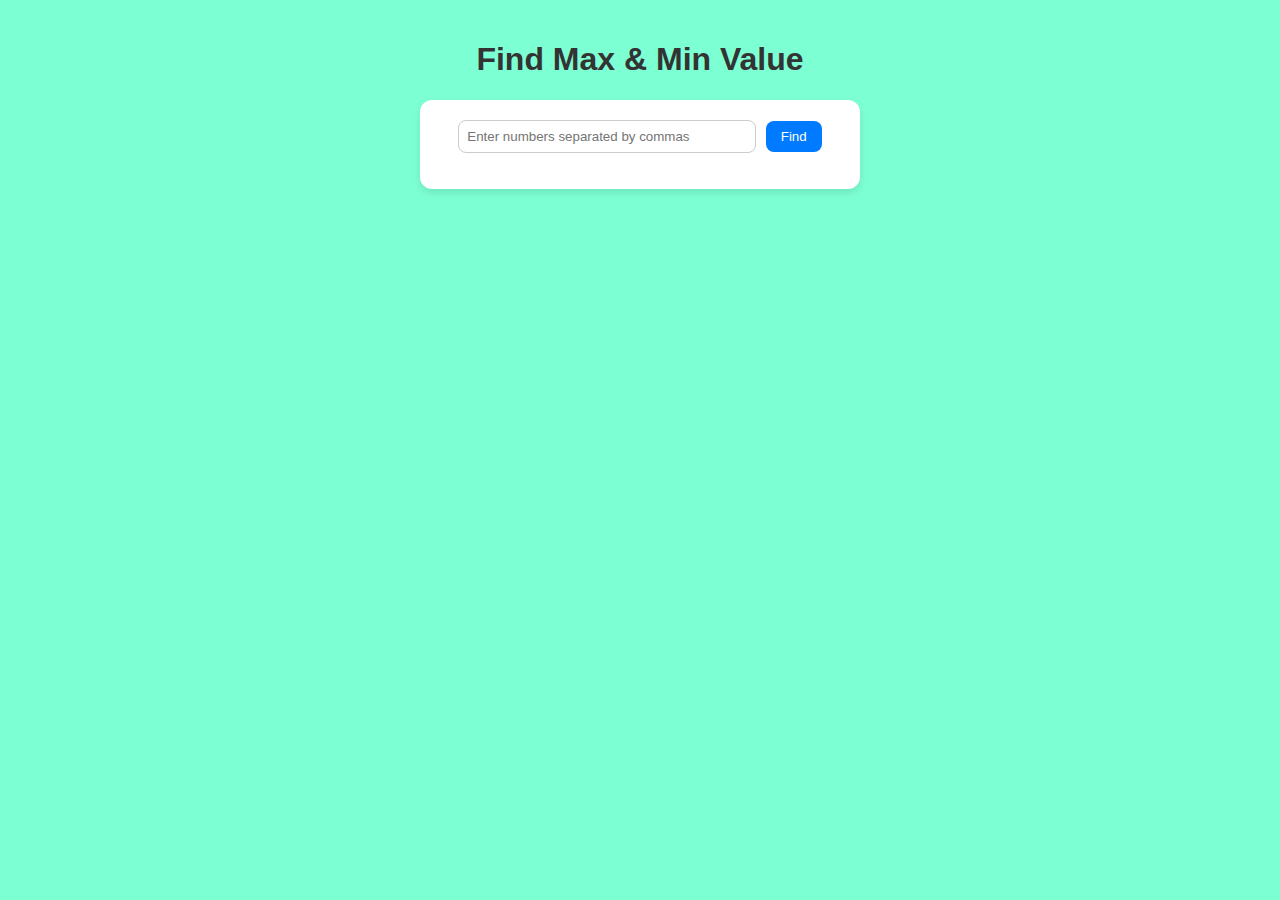
<file: Practical 5/index (1).html>
<!DOCTYPE html>
<html lang="en">
<head>
  <meta charset="UTF-8">
  <meta name="viewport" content="width=device-width, initial-scale=1.0">
  <title>Max & Min Finder</title>
  <style>
    body {
      font-family: Arial, sans-serif;
      text-align: center;
      background-color: #7dffd4;
      margin: 0;
      padding: 20px;
    }
    h1 {
      color: #333;
    }
    .container {
      background: white;
      padding: 20px;
      max-width: 400px;
      margin: auto;
      border-radius: 12px;
      box-shadow: 0 4px 8px rgba(0,0,0,0.1);
    }
    input {
      padding: 8px;
      width: 70%;
      border: 1px solid #ccc;
      border-radius: 8px;
    }
    button {
      padding: 8px 15px;
      background-color: #007BFF;
      color: white;
      border: none;
      border-radius: 8px;
      cursor: pointer;
      margin-left: 5px;
    }3
    p {
      font-weight: bold;
      color: #222;
    }
  </style>
</head>
<body>
  <h1>Find Max & Min Value</h1>
  <div class="container">
    <input type="text" id="numbers" placeholder="Enter numbers separated by commas">
    <button onclick="findMaxMin()">Find</button>
    <p id="result"></p>
  </div>

  <script>
    function findMaxMin() {
      let input = document.getElementById("numbers").value;
      let arr = input.split(",").map(num => Number(num.trim()));

      if (arr.length === 0 || arr.some(isNaN)) {
        document.getElementById("result").innerText = "⚠️ Please enter valid numbers!";
        return;
      }

      let max = Math.max(...arr);
      let min = Math.min(...arr);

      document.getElementById("result").innerText =
        ` Maximum: ${max}, Minimum: ${min}`;
    }
  </script>
</body>
</html>
</file>
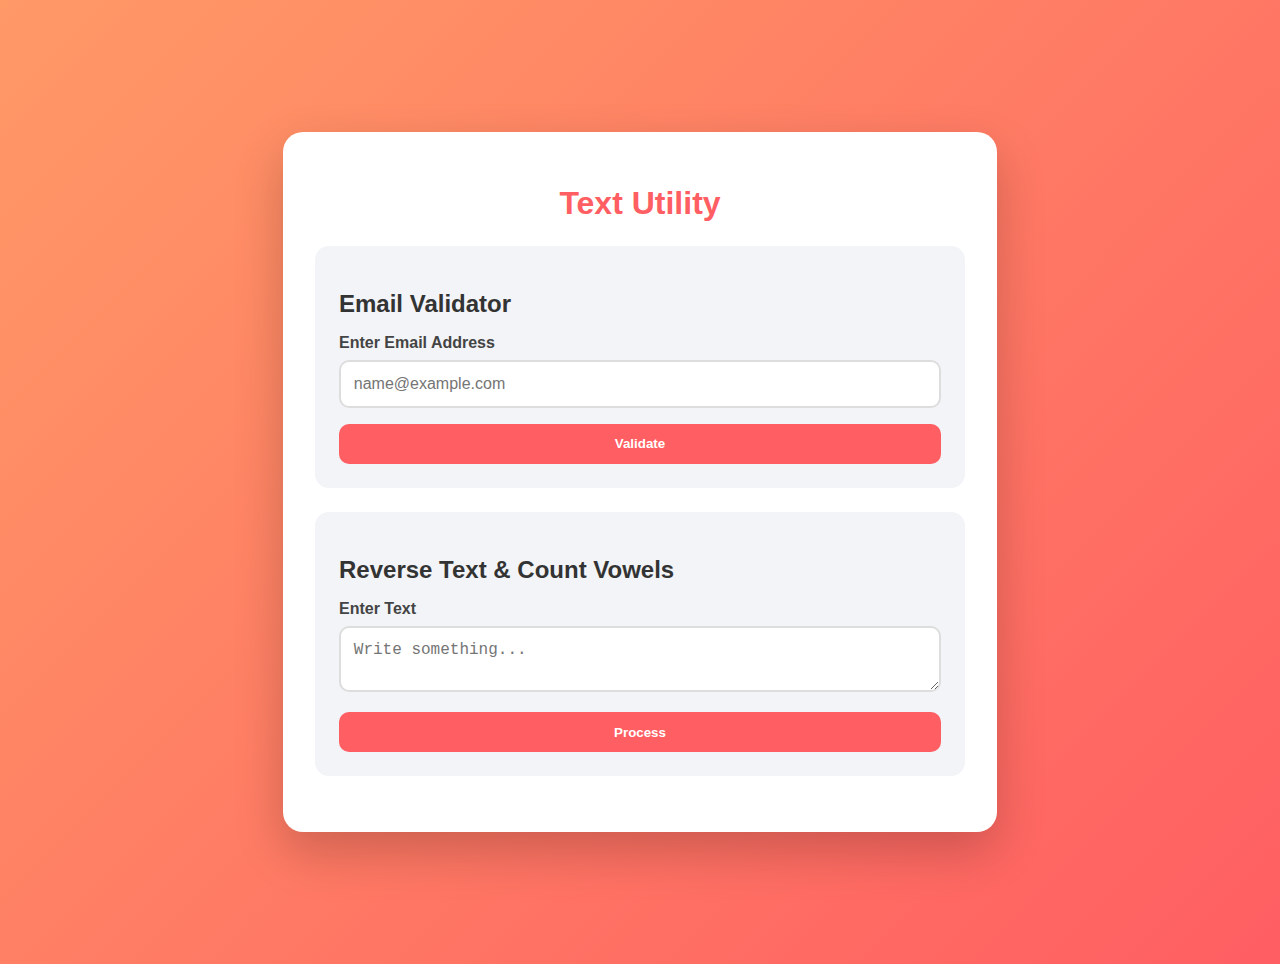
<file: Practical 6/index (2).html>
<!doctype html>
<html lang="en">
<head>
  <meta charset="UTF-8" />
  <meta name="viewport" content="width=device-width, initial-scale=1.0" />
  <title>Text Utility</title>
  <style>
    body {
      margin: 0;
      padding: 0;
      font-family: 'Poppins', sans-serif;
      background: linear-gradient(135deg, #ff9966 0%, #ff5e62 100%);
      min-height: 100vh;
      display: flex;
      justify-content: center;
      align-items: center;
      padding: 2rem;
    }

    .container {
      background: #ffffff;
      border-radius: 20px;
      padding: 2rem;
      width: 100%;
      max-width: 650px;
      box-shadow: 0 20px 50px rgba(0, 0, 0, 0.2);
      animation: fadeIn 0.4s ease-in-out;
    }

    @keyframes fadeIn {
      from { opacity: 0; transform: translateY(20px); }
      to { opacity: 1; transform: translateY(0); }
    }

    h1 {
      text-align: center;
      color: #ff5e62;
      margin-bottom: 1.5rem;
    }

    .section {
      background: #f2f4f7;
      padding: 1.5rem;
      margin-bottom: 1.5rem;
      border-radius: 14px;
    }

    h2 {
      color: #333;
      margin-bottom: 1rem;
    }

    label {
      font-weight: 600;
      color: #444;
    }

    input,
    textarea {
      width: 100%;
      padding: 0.8rem;
      margin-top: 0.5rem;
      border-radius: 10px;
      border: 2px solid #ddd;
      font-size: 1rem;
      outline: none;
      transition: 0.3s;
      box-sizing: border-box;
    }

    input:focus,
    textarea:focus {
      border-color: #ff5e62;
    }

    button {
      width: 100%;
      padding: 0.8rem;
      background: #ff5e62;
      color: white;
      border: none;
      border-radius: 10px;
      margin-top: 1rem;
      cursor: pointer;
      font-weight: bold;
      transition: 0.3s;
    }

    button:hover {
      background: #e64a55;
    }

    .result {
      margin-top: 1rem;
      padding: 1rem;
      border-radius: 10px;
      display: none;
      font-size: 0.95rem;
    }

    .success { background: #d4edda; color: #155724; }
    .error { background: #f8d7da; color: #721c24; }
    .info { background: #d1ecf1; color: #0c5460; }
  </style>
</head>
<body>
  <div class="container">
    <h1>Text Utility</h1>

    <div class="section">
      <h2>Email Validator</h2>
      <form id="email-form">
        <label for="email-input">Enter Email Address</label>
        <input type="email" id="email-input" placeholder="name@example.com" required />
        <button type="submit">Validate</button>
      </form>
      <div id="email-result" class="result"></div>
    </div>

    <div class="section">
      <h2>Reverse Text & Count Vowels</h2>
      <form id="string-form">
        <label for="string-input">Enter Text</label>
        <textarea id="string-input" placeholder="Write something..." required></textarea>
        <button type="submit">Process</button>
      </form>
      <div id="string-result" class="result"></div>
    </div>
  </div>

  <script>
    function validateEmail(email) {
      const regex = /^[^\s@]+@[^\s@]+\.[^\s@]+$/;
      return regex.test(email);
    }

    function reverseString(str) {
      return str.split('').reverse().join('');
    }

    function countVowels(str) {
      const m = str.match(/[aeiouAEIOU]/g);
      return m ? m.length : 0;
    }

    document.getElementById('email-form').addEventListener('submit', function (e) {
      e.preventDefault();
      const email = document.getElementById('email-input').value.trim();
      const res = document.getElementById('email-result');

      if (validateEmail(email)) {
        res.className = 'result success';
        res.innerHTML = `<b>Valid Email:</b> ${email}`;
      } else {
        res.className = 'result error';
        res.innerHTML = `<b>Invalid Email Format</b>`;
      }

      res.style.display = 'block';
    });

    document.getElementById('string-form').addEventListener('submit', function (e) {
      e.preventDefault();
      const text = document.getElementById('string-input').value;
      const reversed = reverseString(text);
      const vowels = countVowels(text);
      const res = document.getElementById('string-result');

      res.className = 'result info';
      res.innerHTML = `
        <div><strong>Reversed:</strong> ${reversed}</div>
        <div><strong>Vowel Count:</strong> ${vowels}</div>`;
      res.style.display = 'block';
    });
  </script>
</body>
</html>
</file>
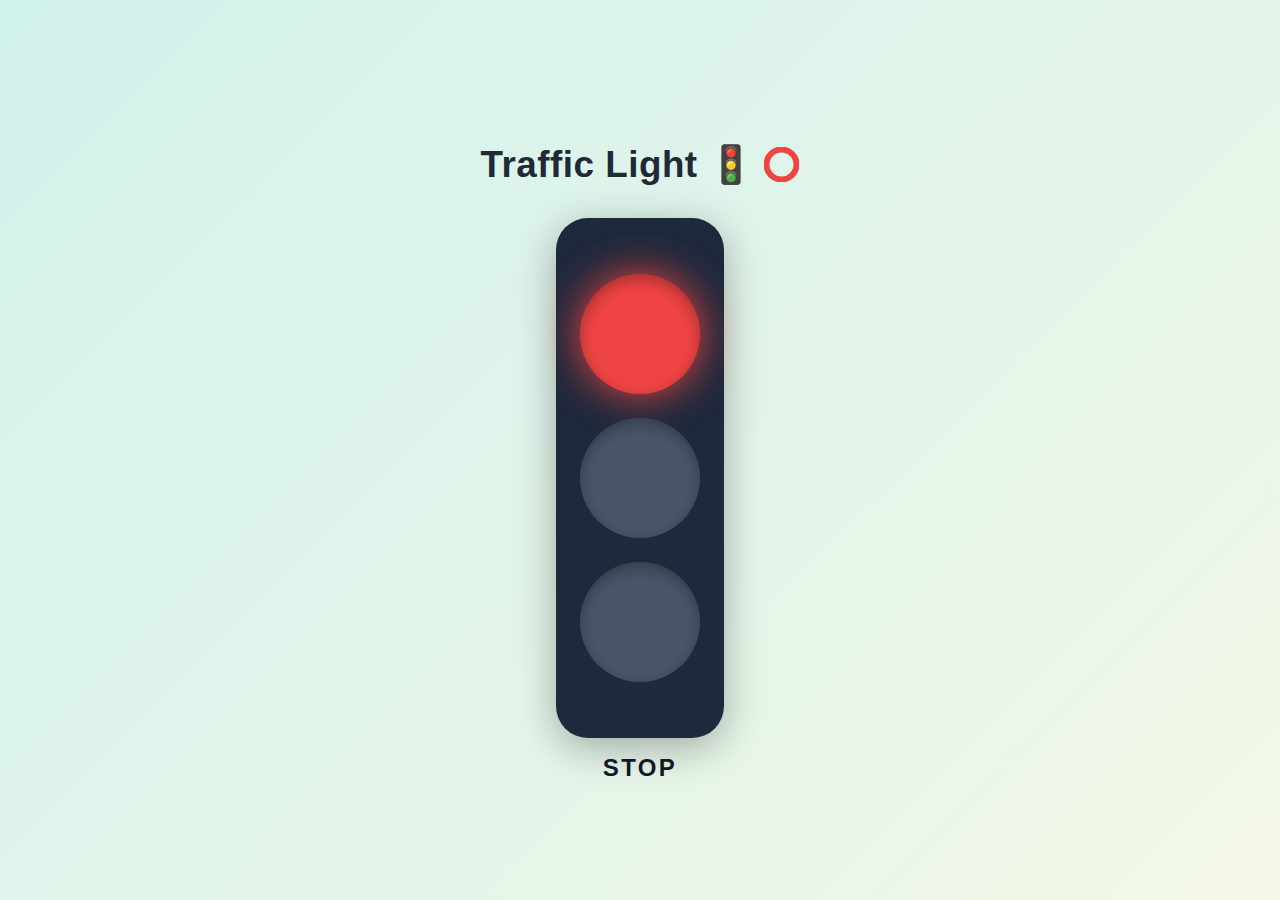
<file: Practical 7/index (3).html>
<!doctype html>
<html lang="en">
<head>
  <meta charset="UTF-8">
  <meta name="viewport" content="width=device-width, initial-scale=1.0">
  <title>Smart Traffic Light</title>
  <style>
    body {
      margin: 0;
      height: 100vh;
      display: flex;
      flex-direction: column;
      align-items: center;
      justify-content: center;
      background: linear-gradient(135deg, #d1f2eb, #fef9e7, #fadbd8, #d6eaf8);
      background-size: 400% 400%;
      animation: gradientShift 10s infinite alternate;
      font-family: "Poppins", sans-serif;
    }

    @keyframes gradientShift {
      0% { background-position: 0% 50%; }
      100% { background-position: 100% 50%; }
    }

    /* --- Heading --- */
    h1 {
      color: #1f2937;
      font-size: 2.3rem;
      display: flex;
      align-items: center;
      gap: 0.6rem;
      margin-bottom: 2rem;
      letter-spacing: 0.5px;
    }

    /* Small ring beside emoji */
    .progress-ring {
      width: 35px;
      height: 35px;
      transform: rotate(-90deg);
      display: inline-block;
      vertical-align: middle;
    }

    svg circle {
      fill: none;
      stroke-width: 6;
      stroke-linecap: round;
      stroke-dasharray: 157;
      stroke-dashoffset: 157;
      transition: stroke-dashoffset 0.8s linear, stroke 0.5s ease;
    }

    /* --- Traffic Light Box --- */
    .traffic-light {
      background: #1e293b;
      border-radius: 2rem;
      padding: 2rem 1.5rem;
      box-shadow: 0 10px 40px rgba(0, 0, 0, 0.3);
      display: inline-block;
    }

    .light {
      width: 120px;
      height: 120px;
      border-radius: 50%;
      margin: 1.5rem 0;
      transition: all 0.3s ease;
      box-shadow: inset 0 5px 15px rgba(0, 0, 0, 0.3);
    }

    .light.red { background: #4a5568; }
    .light.yellow { background: #4a5568; }
    .light.green { background: #4a5568; }

    .light.red.active {
      background: #ef4444;
      box-shadow: 0 0 40px #ef4444, inset 0 5px 15px rgba(0, 0, 0, 0.3);
    }

    .light.yellow.active {
      background: #fbbf24;
      box-shadow: 0 0 40px #fbbf24, inset 0 5px 15px rgba(0, 0, 0, 0.3);
    }

    .light.green.active {
      background: #10b981;
      box-shadow: 0 0 40px #10b981, inset 0 5px 15px rgba(0, 0, 0, 0.3);
    }

    .status {
      margin-top: 1rem;
      font-size: 1.5rem;
      text-transform: uppercase;
      font-weight: 600;
      letter-spacing: 0.1em;
      color: #111827;
    }
  </style>
</head>
<body>
  <h1>
     Traffic Light 🚦
    <svg class="progress-ring">
      <circle cx="17.5" cy="17.5" r="15"></circle>
    </svg>
  </h1>

  <div class="traffic-light">
    <div class="light red" id="red-light"></div>
    <div class="light yellow" id="yellow-light"></div>
    <div class="light green" id="green-light"></div>
  </div>

  <div class="status" id="status">Stop</div>

  <script>
    let currentState = 0;
    const states = [
      { name: 'red', duration: 5, status: 'Stop', color: '#ef4444' },
      { name: 'yellow', duration: 2, status: 'Caution', color: '#fbbf24' },
      { name: 'green', duration: 5, status: 'Go', color: '#10b981' }
    ];

    let timeRemaining = states[0].duration;
    const circle = document.querySelector("circle");
    const radius = circle.r.baseVal.value;
    const circumference = 2 * Math.PI * radius;
    circle.style.strokeDasharray = `${circumference}`;
    circle.style.strokeDashoffset = circumference;

    function setProgress(percent, color) {
      const offset = circumference - (percent / 100) * circumference;
      circle.style.strokeDashoffset = offset;
      circle.style.stroke = color;
    }

    function updateLights() {
      document.querySelectorAll(".light").forEach(l => l.classList.remove("active"));
      const current = states[currentState];
      document.getElementById(`${current.name}-light`).classList.add("active");
      document.getElementById("status").textContent = current.status;
      setProgress((timeRemaining / current.duration) * 100, current.color);
    }

    function tick() {
      timeRemaining--;
      setProgress((timeRemaining / states[currentState].duration) * 100, states[currentState].color);

      if (timeRemaining <= 0) {
        currentState = (currentState + 1) % states.length;
        timeRemaining = states[currentState].duration;
      }
      updateLights();
    }

    function startTrafficLight() {
      updateLights();
      setInterval(tick, 1000);
    }

    startTrafficLight();
  </script>
</body>
</html>
</file>
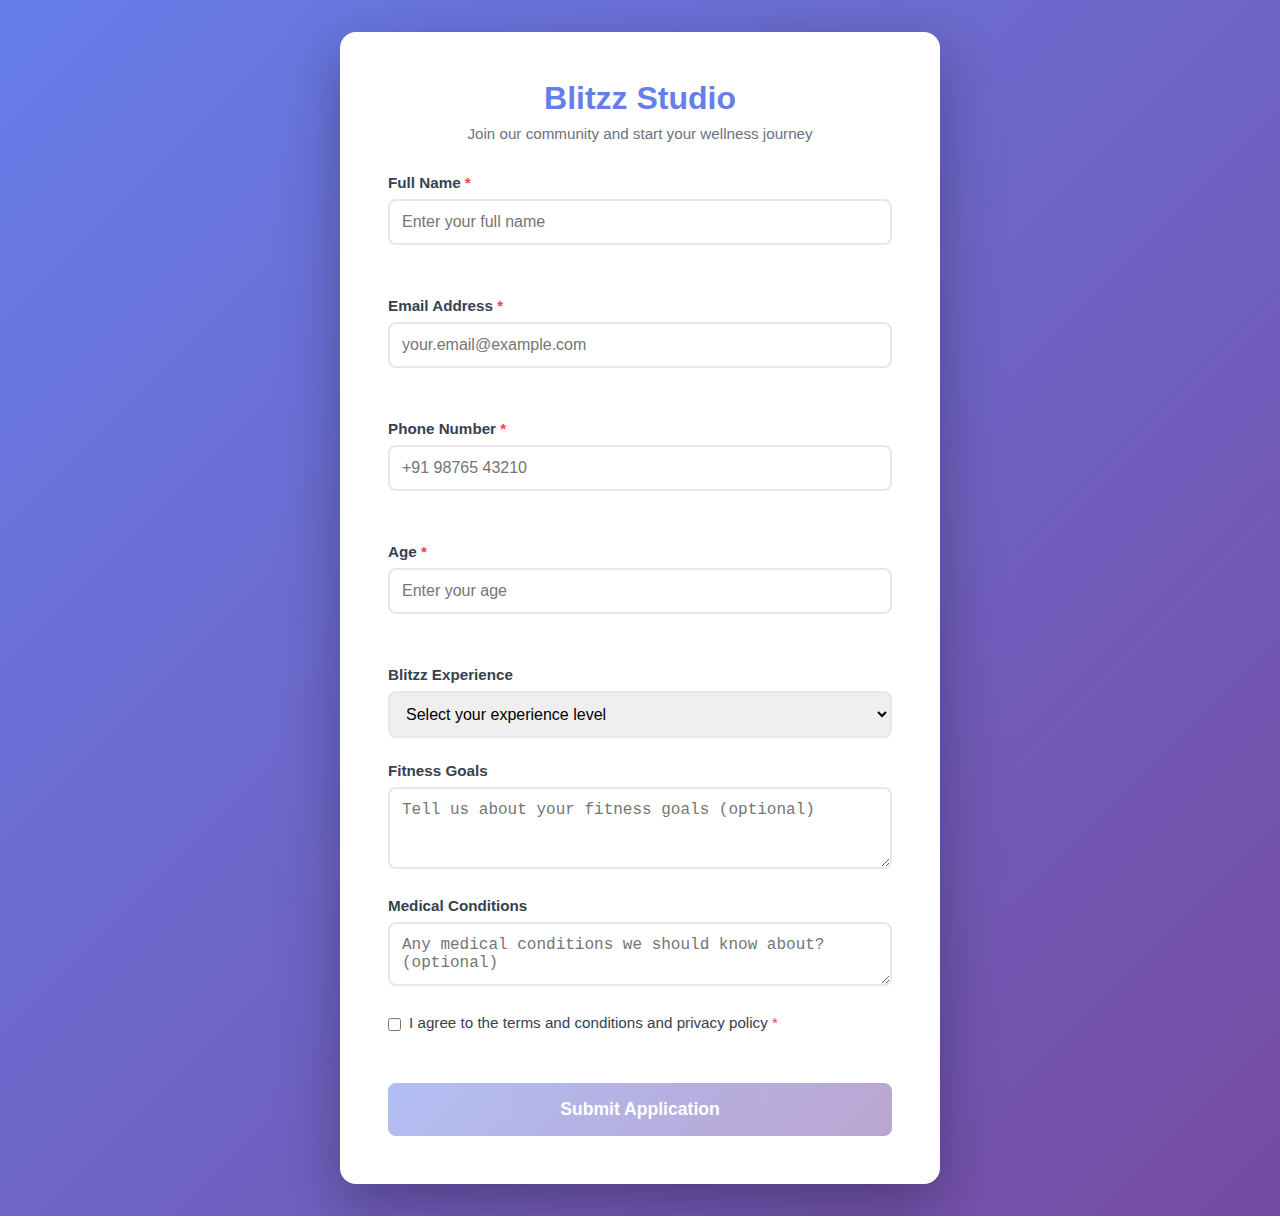
<file: Practical 8/index (4).html>
<!DOCTYPE html>
<html lang="en">
<head>
    <meta charset="UTF-8">
    <meta name="viewport" content="width=device-width, initial-scale=1.0">
    <title>Blitzz Studio Admission Form</title>
    <style>
        * {
            margin: 0;
            padding: 0;
            box-sizing: border-box;
        }

        body {
            font-family: -apple-system, BlinkMacSystemFont, 'Segoe UI', 'Roboto', 'Oxygen', 'Ubuntu', 'Cantarell', sans-serif;
            background: linear-gradient(135deg, #667eea 0%, #764ba2 100%);
            min-height: 100vh;
            padding: 2rem;
            display: flex;
            align-items: center;
            justify-content: center;
        }

        .container {
            background: white;
            border-radius: 1rem;
            box-shadow: 0 20px 60px rgba(0, 0, 0, 0.3);
            max-width: 600px;
            width: 100%;
            padding: 3rem;
        }

        .header {
            text-align: center;
            margin-bottom: 2rem;
        }

        .header h1 {
            color: #667eea;
            font-size: 2rem;
            margin-bottom: 0.5rem;
        }

        .header p {
            color: #6b7280;
            font-size: 0.95rem;
        }

        .form-group {
            margin-bottom: 1.5rem;
        }

        label {
            display: block;
            color: #374151;
            font-weight: 600;
            margin-bottom: 0.5rem;
            font-size: 0.95rem;
        }

        label .required {
            color: #ef4444;
        }

        input, select, textarea {
            width: 100%;
            padding: 0.75rem;
            border: 2px solid #e5e7eb;
            border-radius: 0.5rem;
            font-size: 1rem;
            transition: all 0.3s;
            outline: none;
        }

        input:focus, select:focus, textarea:focus {
            border-color: #667eea;
            box-shadow: 0 0 0 3px rgba(102, 126, 234, 0.1);
        }

        input.valid {
            border-color: #10b981;
        }

        input.invalid {
            border-color: #ef4444;
        }

        .validation-message {
            font-size: 0.875rem;
            margin-top: 0.5rem;
            min-height: 1.25rem;
        }

        .validation-message.error {
            color: #ef4444;
            display: flex;
            align-items: center;
            gap: 0.25rem;
        }

        .validation-message.success {
            color: #10b981;
            display: flex;
            align-items: center;
            gap: 0.25rem;
        }

        .checkbox-group {
            display: flex;
            align-items: flex-start;
            gap: 0.5rem;
        }

        .checkbox-group input[type="checkbox"] {
            width: auto;
            margin-top: 0.25rem;
        }

        .checkbox-group label {
            font-weight: 400;
            margin: 0;
        }

        .submit-btn {
            width: 100%;
            padding: 1rem;
            background: linear-gradient(135deg, #667eea 0%, #764ba2 100%);
            color: white;
            border: none;
            border-radius: 0.5rem;
            font-size: 1.1rem;
            font-weight: 600;
            cursor: pointer;
            transition: transform 0.2s, box-shadow 0.2s;
        }

        .submit-btn:hover:not(:disabled) {
            transform: translateY(-2px);
            box-shadow: 0 10px 20px rgba(102, 126, 234, 0.4);
        }

        .submit-btn:disabled {
            opacity: 0.5;
            cursor: not-allowed;
        }

        .success-message {
            background: #d1fae5;
            color: #065f46;
            padding: 1rem;
            border-radius: 0.5rem;
            text-align: center;
            font-weight: 600;
            margin-top: 1rem;
            display: none;
        }

        .success-message.show {
            display: block;
            animation: slideIn 0.5s;
        }

        @keyframes slideIn {
            from {
                opacity: 0;
                transform: translateY(-10px);
            }
            to {
                opacity: 1;
                transform: translateY(0);
            }
        }

        .icon {
            display: inline-block;
            width: 16px;
            height: 16px;
        }
    </style>
</head>
<body>
    <div class="container">
        <div class="header">
            <h1>Blitzz Studio</h1>
            <p>Join our community and start your wellness journey</p>
        </div>

        <form id="admissionForm">
            <div class="form-group">
                <label for="fullName">Full Name <span class="required">*</span></label>
                <input type="text" id="fullName" name="fullName" placeholder="Enter your full name">
                <div class="validation-message" id="nameValidation"></div>
            </div>

            <div class="form-group">
                <label for="email">Email Address <span class="required">*</span></label>
                <input type="email" id="email" name="email" placeholder="your.email@example.com">
                <div class="validation-message" id="emailValidation"></div>
            </div>

            <div class="form-group">
                <label for="phone">Phone Number <span class="required">*</span></label>
                <input type="tel" id="phone" name="phone" placeholder="+91 98765 43210">
                <div class="validation-message" id="phoneValidation"></div>
            </div>

            <div class="form-group">
                <label for="age">Age <span class="required">*</span></label>
                <input type="number" id="age" name="age" placeholder="Enter your age" min="12" max="100">
                <div class="validation-message" id="ageValidation"></div>
            </div>

            <div class="form-group">
                <label for="experience">Blitzz Experience</label>
                <select id="experience" name="experience">
                    <option value="">Select your experience level</option>
                    <option value="beginner">Beginner</option>
                    <option value="intermediate">Intermediate</option>
                    <option value="advanced">Advanced</option>
                </select>
            </div>

            <div class="form-group">
                <label for="goals">Fitness Goals</label>
                <textarea id="goals" name="goals" rows="3" placeholder="Tell us about your fitness goals (optional)"></textarea>
            </div>

            <div class="form-group">
                <label for="medical">Medical Conditions</label>
                <textarea id="medical" name="medical" rows="2" placeholder="Any medical conditions we should know about? (optional)"></textarea>
            </div>

            <div class="form-group">
                <div class="checkbox-group">
                    <input type="checkbox" id="terms" name="terms">
                    <label for="terms">I agree to the terms and conditions and privacy policy <span class="required">*</span></label>
                </div>
                <div class="validation-message" id="termsValidation"></div>
            </div>

            <button type="submit" class="submit-btn" id="submitBtn" disabled>Submit Application</button>
            
            <div class="success-message" id="successMessage">
                ✓ Application submitted successfully! We'll contact you soon.
            </div>
        </form>
    </div>

    <script>
        const form = document.getElementById('admissionForm');
        const fullName = document.getElementById('fullName');
        const email = document.getElementById('email');
        const phone = document.getElementById('phone');
        const age = document.getElementById('age');
        const terms = document.getElementById('terms');
        const submitBtn = document.getElementById('submitBtn');
        const successMessage = document.getElementById('successMessage');

        const validationState = {
            name: false,
            email: false,
            phone: false,
            age: false,
            terms: false
        };

        function showValidation(element, isValid, message, type) {
            const validationDiv = document.getElementById(`${type}Validation`);
            const input = document.getElementById(type === 'fullName' ? 'fullName' : type);
            
            if (input && input.tagName === 'INPUT') {
                input.classList.remove('valid', 'invalid');
                if (input.value.trim()) {
                    input.classList.add(isValid ? 'valid' : 'invalid');
                }
            }
            
            validationDiv.className = 'validation-message';
            if (message) {
                validationDiv.className += isValid ? ' success' : ' error';
                validationDiv.innerHTML = isValid 
                    ? `<span class="icon">✓</span> ${message}`
                    : `<span class="icon">✕</span> ${message}`;
            } else {
                validationDiv.innerHTML = '';
            }
        }

        function validateName() {
            const value = fullName.value.trim();
            if (!value) {
                showValidation(fullName, false, '', 'name');
                validationState.name = false;
            } else if (value.length < 2) {
                showValidation(fullName, false, 'Name must be at least 2 characters', 'name');
                validationState.name = false;
            } else if (!/^[a-zA-Z\s]+$/.test(value)) {
                showValidation(fullName, false, 'Name should only contain letters', 'name');
                validationState.name = false;
            } else {
                showValidation(fullName, true, 'Looks good!', 'name');
                validationState.name = true;
            }
            updateSubmitButton();
        }

        function validateEmail() {
            const value = email.value.trim();
            const emailRegex = /^[^\s@]+@[^\s@]+\.[^\s@]+$/;
            
            if (!value) {
                showValidation(email, false, '', 'email');
                validationState.email = false;
            } else if (!emailRegex.test(value)) {
                showValidation(email, false, 'Please enter a valid email address', 'email');
                validationState.email = false;
            } else {
                showValidation(email, true, 'Email is valid', 'email');
                validationState.email = true;
            }
            updateSubmitButton();
        }

        function validatePhone() {
            const value = phone.value.trim();
            const phoneRegex = /^[\d\s\+\-\(\)]+$/;
            
            if (!value) {
                showValidation(phone, false, '', 'phone');
                validationState.phone = false;
            } else if (!phoneRegex.test(value)) {
                showValidation(phone, false, 'Please enter a valid phone number', 'phone');
                validationState.phone = false;
            } else if (value.replace(/\D/g, '').length < 10) {
                showValidation(phone, false, 'Phone number must be at least 10 digits', 'phone');
                validationState.phone = false;
            } else {
                showValidation(phone, true, 'Phone number is valid', 'phone');
                validationState.phone = true;
            }
            updateSubmitButton();
        }

        function validateAge() {
            const value = age.value.trim();
            const ageNum = parseInt(value);
            
            if (!value) {
                showValidation(age, false, '', 'age');
                validationState.age = false;
            } else if (isNaN(ageNum)) {
                showValidation(age, false, 'Please enter a valid age', 'age');
                validationState.age = false;
            } else if (ageNum < 12) {
                showValidation(age, false, 'You must be at least 12 years old', 'age');
                validationState.age = false;
            } else if (ageNum > 100) {
                showValidation(age, false, 'Please enter a valid age', 'age');
                validationState.age = false;
            } else {
                showValidation(age, true, 'Age is valid', 'age');
                validationState.age = true;
            }
            updateSubmitButton();
        }

        function validateTerms() {
            const validationDiv = document.getElementById('termsValidation');
            if (!terms.checked) {
                validationDiv.className = 'validation-message error';
                validationDiv.innerHTML = '<span class="icon">✕</span> You must agree to the terms';
                validationState.terms = false;
            } else {
                validationDiv.className = 'validation-message success';
                validationDiv.innerHTML = '<span class="icon">✓</span> Thank you for agreeing';
                validationState.terms = true;
            }
            updateSubmitButton();
        }

        function updateSubmitButton() {
            const allValid = Object.values(validationState).every(v => v === true);
            submitBtn.disabled = !allValid;
        }

        fullName.addEventListener('input', validateName);
        fullName.addEventListener('blur', validateName);
        
        email.addEventListener('input', validateEmail);
        email.addEventListener('blur', validateEmail);
        
        phone.addEventListener('input', validatePhone);
        phone.addEventListener('blur', validatePhone);
        
        age.addEventListener('input', validateAge);
        age.addEventListener('blur', validateAge);
        
        terms.addEventListener('change', validateTerms);

        form.addEventListener('submit', function(e) {
            e.preventDefault();
            
            if (Object.values(validationState).every(v => v === true)) {
                successMessage.classList.add('show');
                form.reset();
                
                // Reset validation states
                Object.keys(validationState).forEach(key => validationState[key] = false);
                
                // Clear all validation messages
                document.querySelectorAll('.validation-message').forEach(el => el.innerHTML = '');
                document.querySelectorAll('input').forEach(el => el.classList.remove('valid', 'invalid'));
                
                updateSubmitButton();
                
                setTimeout(() => {
                    successMessage.classList.remove('show');
                }, 5000);
            }
        });
    </script>
</body>
</html>
</file>
<file: Practical 1/college2.css>
* {
  margin: 0;
  padding: 0;
  box-sizing: border-box;
  font-family: Arial, sans-serif;
}

body {
  line-height: 1.6;
}

header {
    height: fit-content;;
  background: #ff6262;
  color: white;
    padding: 10px;
}

.navbar {
  max-width: 1450px;
  display:flex;
  justify-content:space-between;
  align-items: center;
    margin: auto;
    padding: 0 10px;
  
}

.nav-links {
  list-style: none;
  display: flex;
  gap: 20px;
}

.nav-links a {
  color: rgb(0, 0, 0);
  text-decoration: none;
  font-size: larger;
  font-weight:bolder;
}

.hero {
  background: url('Headerimg.webp') no-repeat center center/cover;
  color: rgb(12, 37, 6);
  height: 100vh;
  
}

.hero-text h2 {
    display: flex;
  justify-content: center;
    align-items:top;
  text-align: center;
  font-size: 2.5rem;
}

.hero-text p{
    display: flex;
  justify-content: center;
  align-items:top;
  text-align: center;
  font-size: 2rem;
}

.hero-text p1{
    background-color:rgba(255, 255, 255, 0.5) ;
    border-radius: 20px;
    padding: 20px;
    display: flex;
    justify-content: center;
    bottom: 5px;
    position: absolute;
    text-align: center;
}


footer {
  background: #003366;
  color: white;
  text-align: center;
  padding: 15px 0;
}

/* Responsive */
@media (max-width: 768px) {
  .nav-links {
    flex-direction: column;
    gap: 10px;
    align-items: flex-start;
  }

}
</file>
<file: Practical 1/Info.css>
* {
  margin: 0;
  padding: 0;
  box-sizing: border-box;
  font-family: Arial, sans-serif;
}

body {
  background-color: #f7f9fc;
  color: #333;
}

header {
  background-color: #003366;
  color: white;
  padding: 20px;
  text-align: center;
}

.student-table-section {
  padding: 30px;
  max-width: 1600px;
  margin: auto;
}

h2 {
  margin-bottom: 20px;
  color: #003366;
}

table {
  width: 100%;
  border-collapse: collapse;
  background: white;
  box-shadow: 0 0 10px rgba(0, 0, 0, 0.1);
}

table thead {
  background-color: #0059b3;
  color: white;
}

table th, table td {
  padding: 12px 15px;
  border: 1px solid #ccc;
  text-align: left;
}

table tbody tr:hover {
  background-color: #f1f1f1;
}

footer {
  background-color: #003366;
  color: white;
  text-align: center;
  padding: 15px 0;
  margin-top: 40px;
}
</file>
